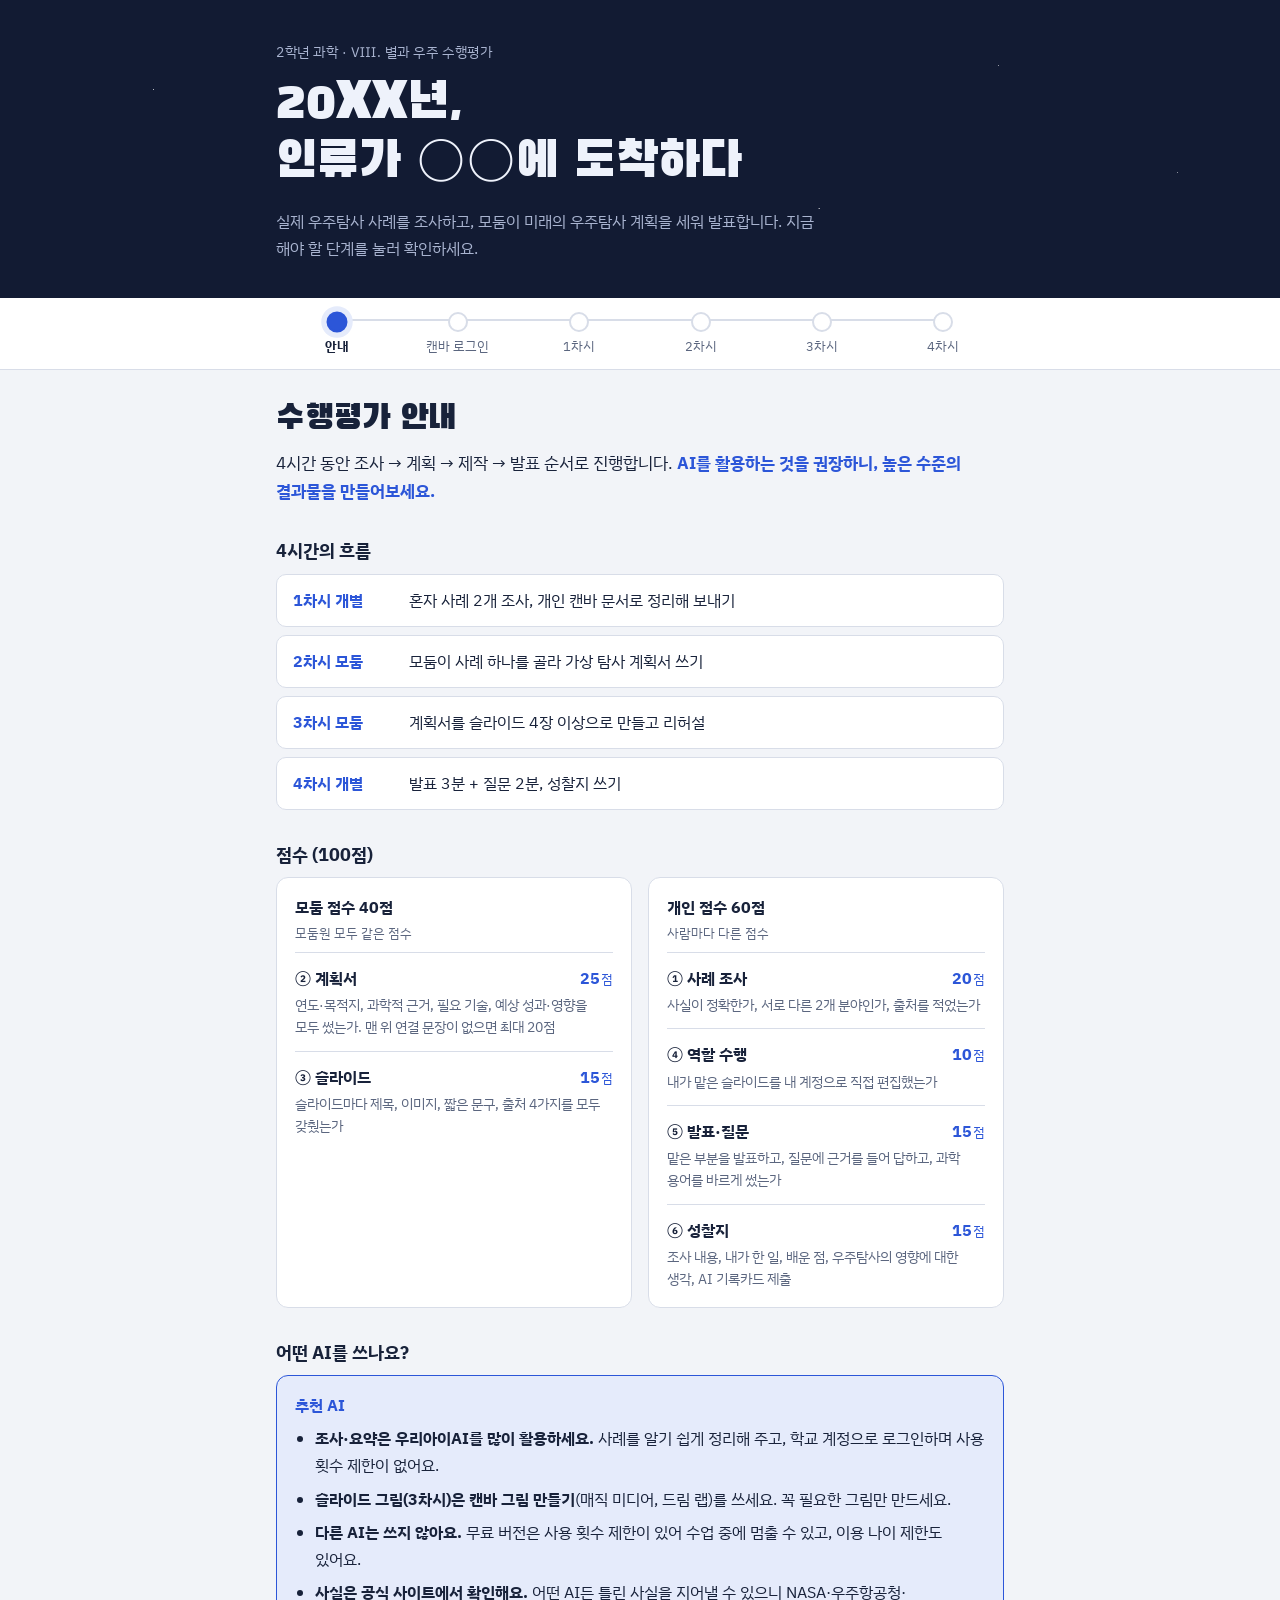
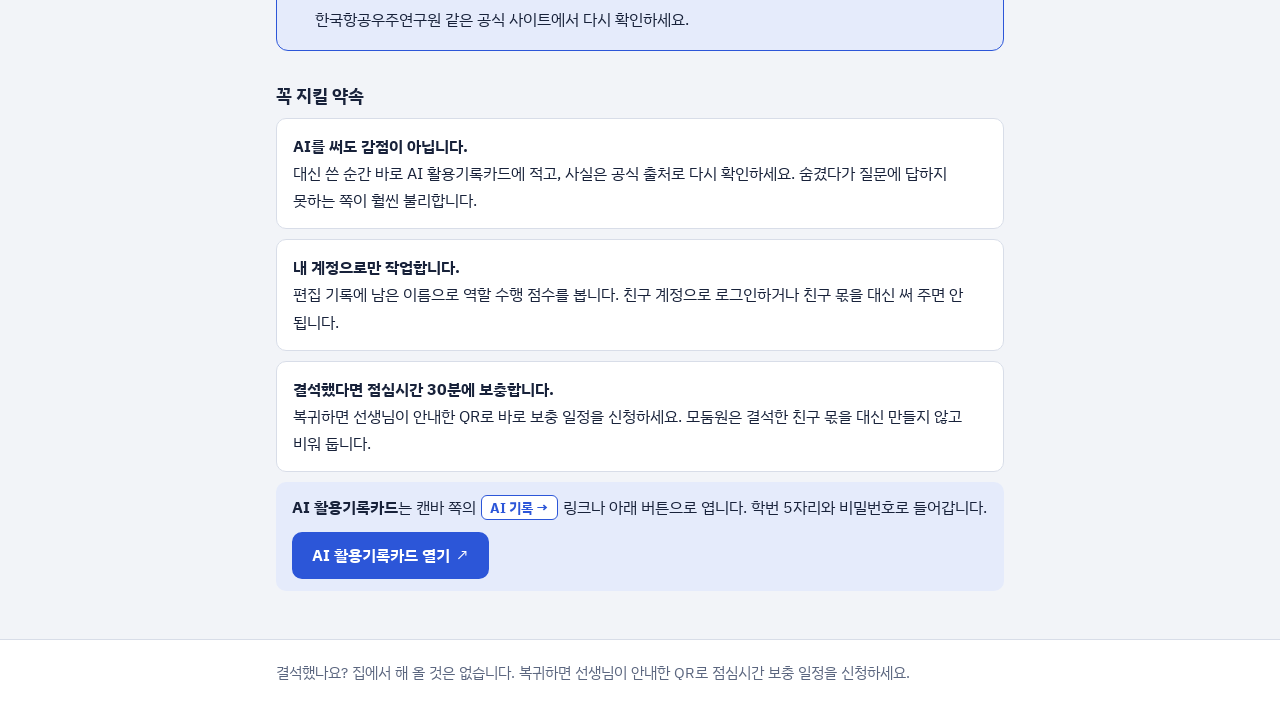
<file: index.html>
<!doctype html>
<html lang="ko">
<head>
  <meta charset="utf-8">
  <meta name="viewport" content="width=device-width, initial-scale=1">
  <title>우주탐사 프로젝트 안내</title>
  <meta name="description" content="2학년 과학 우주탐사 프로젝트 수행평가 단계별 안내">
  <link rel="preconnect" href="https://fonts.googleapis.com">
  <link rel="preconnect" href="https://fonts.gstatic.com" crossorigin>
  <link href="https://fonts.googleapis.com/css2?family=Black+Han+Sans&family=IBM+Plex+Sans+KR:wght@400;500;700&display=swap" rel="stylesheet">
  <link rel="stylesheet" href="assets/css/style.css">
</head>
<body>

<header class="masthead">
  <div class="wrap">
    <p class="course">2학년 과학 · Ⅷ. 별과 우주 수행평가</p>
    <h1>20XX년,<br>인류가 ○○에 도착하다</h1>
    <p class="lede">실제 우주탐사 사례를 조사하고, 모둠이 미래의 우주탐사 계획을 세워 발표합니다. 지금 해야 할 단계를 눌러 확인하세요.</p>
  </div>
</header>

<nav class="track" aria-label="프로젝트 단계">
  <div class="wrap">
    <div class="track-rail" role="tablist">
      <span class="track-line" aria-hidden="true"><span class="track-fill"></span></span>
      <button role="tab" class="stage" id="tab-guide" aria-controls="panel-guide" data-stage="guide"><span class="dot"></span><span class="stage-name">안내</span></button>
      <button role="tab" class="stage" id="tab-login" aria-controls="panel-login" data-stage="login"><span class="dot"></span><span class="stage-name">캔바 로그인</span></button>
      <button role="tab" class="stage" id="tab-l1" aria-controls="panel-l1" data-stage="l1"><span class="dot"></span><span class="stage-name">1차시</span></button>
      <button role="tab" class="stage" id="tab-l2" aria-controls="panel-l2" data-stage="l2"><span class="dot"></span><span class="stage-name">2차시</span></button>
      <button role="tab" class="stage" id="tab-l3" aria-controls="panel-l3" data-stage="l3"><span class="dot"></span><span class="stage-name">3차시</span></button>
      <button role="tab" class="stage" id="tab-l4" aria-controls="panel-l4" data-stage="l4"><span class="dot"></span><span class="stage-name">4차시</span></button>
    </div>
  </div>
</nav>

<main class="wrap">

  <!-- ===== 수행평가 안내 ===== -->
  <section class="panel" id="panel-guide" role="tabpanel" aria-labelledby="tab-guide">
    <h2>수행평가 안내</h2>
    <p class="summary">4시간 동안 조사 → 계획 → 제작 → 발표 순서로 진행합니다. <strong>AI를 활용하는 것을 권장하니, 높은 수준의 결과물을 만들어보세요.</strong></p>

    <h3>4시간의 흐름</h3>
    <ol class="flow">
      <li><b>1차시 개별</b><span>혼자 사례 2개 조사, 개인 캔바 문서로 정리해 보내기</span></li>
      <li><b>2차시 모둠</b><span>모둠이 사례 하나를 골라 가상 탐사 계획서 쓰기</span></li>
      <li><b>3차시 모둠</b><span>계획서를 슬라이드 4장 이상으로 만들고 리허설</span></li>
      <li><b>4차시 개별</b><span>발표 3분 + 질문 2분, 성찰지 쓰기</span></li>
    </ol>

    <h3>점수 (100점)</h3>
    <div class="score-grid">
      <div class="score-group">
        <p class="group-title">모둠 점수 40점 <small>모둠원 모두 같은 점수</small></p>
        <dl class="scores">
          <div><dt>② 계획서</dt><dd class="pts">25</dd><dd class="desc">연도·목적지, 과학적 근거, 필요 기술, 예상 성과·영향을 모두 썼는가. 맨 위 연결 문장이 없으면 최대 20점</dd></div>
          <div><dt>③ 슬라이드</dt><dd class="pts">15</dd><dd class="desc">슬라이드마다 제목, 이미지, 짧은 문구, 출처 4가지를 모두 갖췄는가</dd></div>
        </dl>
      </div>
      <div class="score-group">
        <p class="group-title">개인 점수 60점 <small>사람마다 다른 점수</small></p>
        <dl class="scores">
          <div><dt>① 사례 조사</dt><dd class="pts">20</dd><dd class="desc">사실이 정확한가, 서로 다른 2개 분야인가, 출처를 적었는가</dd></div>
          <div><dt>④ 역할 수행</dt><dd class="pts">10</dd><dd class="desc">내가 맡은 슬라이드를 내 계정으로 직접 편집했는가</dd></div>
          <div><dt>⑤ 발표·질문</dt><dd class="pts">15</dd><dd class="desc">맡은 부분을 발표하고, 질문에 근거를 들어 답하고, 과학 용어를 바르게 썼는가</dd></div>
          <div><dt>⑥ 성찰지</dt><dd class="pts">15</dd><dd class="desc">조사 내용, 내가 한 일, 배운 점, 우주탐사의 영향에 대한 생각, AI 기록카드 제출</dd></div>
        </dl>
      </div>
    </div>

    <h3>어떤 AI를 쓰나요?</h3>
    <div class="ai-pick">
      <p class="ai-pick-title">추천 AI</p>
      <ul>
        <li><b>조사·요약은 우리아이AI를 많이 활용하세요.</b> 사례를 알기 쉽게 정리해 주고, 학교 계정으로 로그인하며 사용 횟수 제한이 없어요.</li>
        <li><b>슬라이드 그림(3차시)은 캔바 그림 만들기</b>(매직 미디어, 드림 랩)를 쓰세요. 꼭 필요한 그림만 만드세요.</li>
        <li><b>다른 AI는 쓰지 않아요.</b> 무료 버전은 사용 횟수 제한이 있어 수업 중에 멈출 수 있고, 이용 나이 제한도 있어요.</li>
        <li><b>사실은 공식 사이트에서 확인해요.</b> 어떤 AI든 틀린 사실을 지어낼 수 있으니 NASA·우주항공청·한국항공우주연구원 같은 공식 사이트에서 다시 확인하세요.</li>
      </ul>
    </div>

    <h3>꼭 지킬 약속</h3>
    <ul class="promises">
      <li><b>AI를 써도 감점이 아닙니다.</b> 대신 쓴 순간 바로 AI 활용기록카드에 적고, 사실은 공식 출처로 다시 확인하세요. 숨겼다가 질문에 답하지 못하는 쪽이 훨씬 불리합니다.</li>
      <li><b>내 계정으로만 작업합니다.</b> 편집 기록에 남은 이름으로 역할 수행 점수를 봅니다. 친구 계정으로 로그인하거나 친구 몫을 대신 써 주면 안 됩니다.</li>
      <li><b>결석했다면 점심시간 30분에 보충합니다.</b> 복귀하면 선생님이 안내한 QR로 바로 보충 일정을 신청하세요. 모둠원은 결석한 친구 몫을 대신 만들지 않고 비워 둡니다.</li>
    </ul>
    <div class="note">
      <p><b>AI 활용기록카드</b>는 캔바 쪽의 <span class="chip">AI 기록 →</span> 링크나 아래 버튼으로 엽니다. 학번 5자리와 비밀번호로 들어갑니다.</p>
      <p class="link-row"><a class="btn" data-link="aicard" target="_blank" rel="noopener">AI 활용기록카드 열기</a></p>
    </div>
  </section>

  <!-- ===== 캔바 로그인 ===== -->
  <section class="panel" id="panel-login" role="tabpanel" aria-labelledby="tab-login" hidden>
    <h2>캔바 로그인하기</h2>
    <p class="summary">캔바는 반드시 <strong>학교에서 받은 AIEP 계정</strong>으로 들어가야 합니다. 다른 계정으로 들어가면 과제를 보낼 수 없고, 모둠 파일에 내 편집 기록도 남지 않습니다.</p>

    <ol class="steps">
      <li>
        <h3>usedu.ai.kr로 이동해 AIEP 계정으로 로그인</h3>
        <p>배부받은 ID로 로그인합니다.</p>
        <p class="example">예) <code>dj.lee12@usedu.ai.kr</code></p>
        <p class="link-row"><a class="btn" data-link="usedu" target="_blank" rel="noopener">usedu.ai.kr 열기</a></p>
        <div class="note">
          <p><b>비밀번호를 모르면</b> 선생님께 초기화를 요청하세요.</p>
          <p>비밀번호를 다시 설정한 뒤 바로 로그인되지 않을 수 있어요. 조금 기다렸다가 다시 시도하세요.</p>
        </div>
      </li>
      <li>
        <h3>아래쪽 도구 모음에서 캔바를 골라 로그인</h3>
        <p>usedu.ai.kr에 로그인한 화면 아래쪽 도구 모음에서 <b>캔바</b>를 선택하고, 이어서 나오는 화면에서 로그인합니다.</p>
      </li>
      <li>
        <h3>내 계정이 맞는지 확인</h3>
        <p>캔바에 들어간 뒤 계정(프로필)에 <b>내 이름과 학교 계정</b>이 보이는지 확인하세요. 다른 이름이 보이면 로그아웃하고 1단계부터 다시 합니다.</p>
      </li>
    </ol>

    <h3>이렇게 하면 안 돼요</h3>
    <ul class="mistakes">
      <li>캔바 사이트에 바로 들어가 개인 구글 계정이나 다른 이메일로 로그인하기</li>
      <li>모둠 파일 링크나 QR을 로그인하지 않은 상태로 열기</li>
      <li>친구 계정으로 로그인한 기기를 그대로 이어서 쓰기</li>
    </ul>
    <p class="aside">모둠 파일은 2차시에 모둠장이 링크를 QR로 공유합니다. 그때도 <b>내 계정으로 로그인한 상태</b>에서 열어야 합니다.</p>
  </section>

  <!-- ===== 1차시 ===== -->
  <section class="panel" id="panel-l1" role="tabpanel" aria-labelledby="tab-l1" hidden>
    <h2>1차시 · 우주탐사 사례 조사</h2>
    <p class="summary">혼자 하는 시간입니다. 서로 다른 분야의 사례 2개를 조사해 <strong>개인 캔바 문서</strong>에 정리하고, 수업이 끝나기 전에 선생님께 보냅니다.</p>
    <div class="ai-pick compact">
      <p><b>우리아이AI를 많이 활용하세요.</b> 사례를 물어보면 알기 쉽게 정리해 줍니다. 정리된 내용을 그대로 옮기지 말고, 공식 사이트에서 사실을 확인한 뒤 내 말로 한 줄씩 쓰세요. 쓴 뒤에는 AI 활용기록카드에 바로 기록합니다.</p>
    </div>

    <ol class="steps">
      <li>
        <h3>캔바 과제 시작하기</h3>
        <p>캔바 위쪽의 알림(종 모양)에서 선생님이 낸 과제를 열고 <span class="chip">이 템플릿 사용</span>을 누릅니다. 그러면 내 문서가 열리고, 이 문서에 바로 작성합니다.</p>
        <p class="aside">새 문서를 따로 만들거나 친구 문서를 열지 마세요. 과제에서 연 문서만 선생님께 보낼 수 있습니다.</p>
        <p class="link-row"><a class="btn ghost" data-link="canvaAssignment" target="_blank" rel="noopener">캔바 과제 열기</a></p>
      </li>
      <li>
        <h3>AI 활용기록카드에 로그인</h3>
        <p>과제에서 연 내 문서에 있는 <span class="chip">AI 기록 남기기</span>를 누르면 새 탭으로 열립니다. 학번 5자리와 선생님이 알려 준 비밀번호로 로그인하고, 처음 들어가면 비밀번호를 바꾸세요.</p>
        <ul class="checklist">
          <li>AI를 쓴 순간 바로 기록하기</li>
          <li>AI 답변 속 사실은 공식 출처로 다시 확인하기</li>
          <li>내 이름, 학번 같은 개인정보는 AI에 넣지 않기</li>
        </ul>
        <p class="aside">로그인은 같은 기기에서 유지되니, 적고 나면 탭을 닫고 캔바로 돌아가면 됩니다.</p>
      </li>
      <li>
        <h3>분야 2개를 골라 사례를 하나씩 조사</h3>
        <p>아래 5개 분야 중 <b>서로 다른 2개</b>를 고릅니다.</p>
        <ul class="fields">
          <li>탐사선(로봇)</li><li>로켓·인공위성</li><li>우주망원경</li><li>우주정거장</li><li>우리나라 우주탐사</li>
        </ul>
        <div class="note">
          <p><b>모둠 안에서 사례가 겹치면 안 돼요.</b> 분야는 다른 모둠원과 겹쳐도 괜찮지만, 사례 이름은 모두 달라야 해요. 사례를 정했으면 모둠에 이름을 말하고, 겹치면 나중에 정한 사람이 같은 분야의 다른 사례로 바꿔요.</p>
        </div>
        <figure class="figure">
          <a href="assets/img/case-split.png" target="_blank" rel="noopener"><img src="assets/img/case-split.png" width="1920" height="1080" loading="lazy" alt="사례 나누기 그림. 나의 사례 2개는 분야가 서로 달라야 한다(퍼서비어런스와 제임스웹은 가능, 퍼서비어런스와 큐리오시티는 둘 다 탐사선이라 안 됨). 모둠의 사례 8개는 모두 달라야 하며, 분야는 겹쳐도 되지만 사례 이름이 겹치면 나중에 정한 사람이 바꾼다. 순서: 분야 2개 고르기, 분야마다 사례 1개 정하기, 모둠에 사례 이름 말하기, 겹치지 않으면 조사 시작."></a>
          <figcaption>그림을 누르면 크게 볼 수 있어요.</figcaption>
        </figure>
        <p class="aside">선생님이 예시로 보여 준 큐리오시티는 고르지 마세요. 3개 이상 조사해도 추가 점수는 없으니 2개를 제대로 정리하세요.</p>
      </li>
      <li>
        <h3>사례마다 한 쪽씩 채우기</h3>
        <ul class="checklist">
          <li>분야(목록에서 고르기), 사례명, 키워드 2~3개</li>
          <li>사실 3줄: 내 말로, 한 줄에 40자 안팎</li>
          <li>사실마다 AI 도움을 받았는지, 공식 출처로 확인했는지 목록에서 고르기 (점수와 상관없으니 솔직하게)</li>
          <li>출처: 기관·사이트 이름과 주소를 함께, 확인한 날짜까지</li>
          <li>발전 아이디어: 이어 가기 · 넓히기 · 합치기 중 고르고 한 줄 (점수는 없지만 2차시 토론에 씁니다)</li>
        </ul>
        <div class="warn"><p>출처에 "AI", "인터넷", "검색"만 쓰면 출처로 인정되지 않습니다.</p></div>
      </li>
      <li>
        <h3>수업이 끝나기 전에 선생님께 보내기</h3>
        <p>편집 화면 위쪽의 <span class="chip">선생님께 보내기</span>를 누르고, 선생님을 고른 뒤 <b>보내기</b>를 누릅니다.</p>
        <p>1차시 끝에 보낸 문서로 채점하므로, <b>보낸 뒤에는 제출을 취소하지 마세요.</b></p>
      </li>
    </ol>
    <p class="scorebar">이 시간의 점수 <b>① 사례 조사 20점</b></p>
  </section>

  <!-- ===== 2차시 ===== -->
  <section class="panel" id="panel-l2" role="tabpanel" aria-labelledby="tab-l2" hidden>
    <h2>2차시 · 가상 탐사 계획서</h2>
    <p class="summary">모둠 시간입니다. 모둠원이 조사한 사례 중 하나를 골라 미래의 탐사 계획으로 발전시킵니다. 모둠장이 공유한 QR로 모둠 캔바 파일을 <strong>내 계정으로 로그인한 상태에서</strong> 엽니다.</p>

    <ol class="steps">
      <li>
        <h3>토론 보드: 사례 카드 쓰고 소개하기</h3>
        <p>모둠장이 아래 링크로 토론 보드를 열고 반·모둠을 고른 뒤 비밀번호를 정해 <span class="chip">모둠 만들기</span>를 누릅니다. 모둠원도 같은 링크로 들어와 같은 반·모둠을 고르고, 모둠 비밀번호를 적은 뒤 내 자리(A~D)를 고릅니다.</p>
        <p>내 캔바 문서를 보면서 카드 2장에 사례명, 분야, 핵심 사실 1개를 옮기고 1분씩 소개합니다. 발전 방향·아이디어는 떠오르면 씁니다.</p>
        <p class="link-row"><a class="btn" data-link="board" target="_blank" rel="noopener">토론 보드 열기</a></p>
        <p class="aside">보드에는 이름 대신 모둠원 A~D로만 보입니다.</p>
      </li>
      <li>
        <h3>토론 보드: 별 투표로 후보 2개 고르기</h3>
        <p>친구 카드 2장에 ★를 줍니다. 모둠원이 모두 투표하면 결과가 열리고, ★가 많은 2장이 후보입니다.</p>
      </li>
      <li>
        <h3>토론 보드: 후보 점검하고 결정하기</h3>
        <p>후보 2개를 세 가지 기준으로 ○△× 점검합니다.</p>
        <ul class="checklist">
          <li>근거가 되는 사실이 충분한가</li>
          <li>필요한 기술을 설명할 수 있는가</li>
          <li>흥미로운가</li>
        </ul>
        <p>고른 사례 A, 발전 방향(이어 가기 · 넓히기 · 합치기), 비교한 사례 B, 고른 이유를 메모합니다.</p>
      </li>
      <li>
        <h3>계획서 4칸을 나눠 쓰기</h3>
        <ol class="boxes">
          <li>탐사 연도와 목적지</li>
          <li>탐사 목적과 과학적 근거</li>
          <li>필요한 기술과 장비</li>
          <li>예상 성과와 인류에게 미치는 영향</li>
        </ol>
        <p>칸 위에 <b>맡은 사람 이름</b>을 적고 문장으로 씁니다. 4명 모둠은 한 칸씩, 3명 모둠은 한 명이 두 칸을 맡습니다. 여기서 맡은 칸이 3차시에 만들 내 슬라이드이자 4차시에 발표할 부분입니다.</p>
        <p class="aside">과학적 근거에는 모둠원이 조사한 사례나 교과서의 사실·수치를 하나 이상 넣으세요.</p>
      </li>
      <li>
        <h3>맨 위 연결 문장 완성하기</h3>
        <blockquote class="frame">이 계획은 [모둠원 ○○이 조사한 사례 A]에서 착안했다. [다른 사례 B]도 고려했지만, ~~한 이유로 A를 발전시키는 방향을 선택했다.</blockquote>
        <div class="warn"><p>연결 문장이 빠지면 계획서를 아무리 잘 써도 최대 20점입니다.</p></div>
      </li>
    </ol>
    <div class="ai-strip">
      <p>계획서 문장을 다듬을 때도 우리아이AI를 활용하세요. AI를 썼다면 계획서 쪽의 <span class="chip">AI 기록 →</span>를 눌러 지금 바로 기록하세요.</p>
    </div>
    <p class="scorebar">이 시간의 점수 <b>② 계획서 25점</b> (모둠)</p>
  </section>

  <!-- ===== 3차시 ===== -->
  <section class="panel" id="panel-l3" role="tabpanel" aria-labelledby="tab-l3" hidden>
    <h2>3차시 · 슬라이드 제작과 리허설</h2>
    <p class="summary">계획서에서 내가 맡은 칸을 슬라이드로 만듭니다. <strong>이 시간이 끝나는 순간의 파일 상태로 채점</strong>하니 마지막 5분에 꼭 점검하세요.</p>

    <ol class="steps">
      <li>
        <h3>내 슬라이드 만들기</h3>
        <p>계획서 문장을 그대로 옮기지 말고, 짧게 요약하고 그림으로 보여 주세요. <b>내 계정으로 직접</b> 편집해야 역할 수행 점수가 인정됩니다.</p>
        <p>슬라이드마다 아래 4가지를 갖춥니다.</p>
        <ul class="checklist">
          <li>주제를 한 줄로 보여 주는 제목</li>
          <li>관련 이미지나 시각자료 1개 이상</li>
          <li>문단이 아닌 짧은 문구</li>
          <li>외부 자료를 썼다면 출처 (캔바 안의 이미지는 괜찮음)</li>
        </ul>
        <p class="aside">그림이 필요하면 캔바 그림 만들기(매직 미디어, 드림 랩)를 쓰고, 슬라이드에 "캔바 AI로 생성"이라고 출처를 적으세요. 이것도 AI 활용기록카드에 기록합니다.</p>
        <p class="aside">기록은 슬라이드 쪽의 <span class="chip">AI 기록 →</span>를 눌러 남깁니다.</p>
      </li>
      <li>
        <h3>토론 보드: 예상 질문 주고받기</h3>
        <p>다른 모둠원의 슬라이드마다 분홍 스티커로 질문을 하나씩 붙입니다. 내 슬라이드에 붙은 질문에는 초록 스티커로 근거와 출처를 들어 답합니다. 4차시 질문에 대비하는 시간입니다.</p>
      </li>
      <li>
        <h3>짝 모둠과 리허설</h3>
        <p>3분 발표하고 2분 동안 피드백을 받습니다.</p>
        <ul class="checklist">
          <li>결론부터 말하기</li>
          <li>근거와 숫자는 1~2개만</li>
          <li>내 슬라이드는 내가 직접 발표하기</li>
        </ul>
      </li>
      <li>
        <h3>마지막 점검</h3>
        <p>모든 슬라이드에 4가지 요소가 있는지, 계획서와 연결 문장이 비어 있지 않은지 확인합니다.</p>
      </li>
    </ol>
    <p class="scorebar">이 시간의 점수 <b>③ 슬라이드 15점</b> (모둠) · <b>④ 역할 수행 10점</b> (개인)</p>
  </section>

  <!-- ===== 4차시 ===== -->
  <section class="panel" id="panel-l4" role="tabpanel" aria-labelledby="tab-l4" hidden>
    <h2>4차시 · 발표와 성찰</h2>
    <p class="summary">모둠마다 발표 3분, 질문 2분입니다. 선생님이 모둠원마다 <strong>맡은 슬라이드에 대한 질문을 하나씩</strong> 합니다.</p>

    <ol class="steps">
      <li>
        <h3>발표하기</h3>
        <p>슬라이드 1부터 시작합니다. 내가 맡은 슬라이드는 내가 직접 발표하고, 그 슬라이드에 대한 질문에도 내가 답합니다. 답할 때는 조사한 사실이나 근거를 들어 주세요.</p>
      </li>
      <li>
        <h3>다른 모둠에 투자하기</h3>
        <p>들어올 때 받은 코인 스티커 3개를 다른 모둠 보드에 붙입니다. 내 모둠에는 투자할 수 없고, 2개 모둠 이상에 나눠야 합니다.</p>
        <p class="aside">투자는 발표를 더 재미있게 듣기 위한 활동으로, 성적과는 관계없습니다.</p>
      </li>
      <li>
        <h3>AI 활용기록카드 제출하기</h3>
        <p>AI를 썼다면 <b>기록을 마치고 제출</b>, 쓰지 않았다면 <b>AI를 사용하지 않았어요</b>를 누릅니다.</p>
        <p class="aside">캔바의 <span class="chip">AI 기록 남기기</span> 또는 <span class="chip">AI 기록 →</span> 링크로 들어갑니다.</p>
      </li>
      <li>
        <h3>같은 화면 아래에서 성찰지 쓰기</h3>
        <p>카드를 제출하면 아래에 성찰지가 열립니다. 다섯 칸을 채우고 <b>성찰지 내기</b>를 누릅니다.</p>
        <ul class="checklist">
          <li>내가 조사한 사례와 알게 된 것</li>
          <li>내가 맡은 칸·슬라이드와 실제로 한 일</li>
          <li>새로 알게 된 점이나 달라진 생각</li>
          <li>우주탐사가 인류에게 미치는 영향에 대한 내 생각과 근거</li>
          <li>공식 출처로 확인한 것 한 가지</li>
        </ul>
        <p class="aside">수업이 끝나면 더 이상 고칠 수 없고 보기만 됩니다.</p>
      </li>
    </ol>
    <p class="scorebar">이 시간의 점수 <b>⑤ 발표·질문 15점</b> · <b>⑥ 성찰지 15점</b> (개인)</p>
  </section>

</main>

<footer class="foot">
  <div class="wrap">
    <p>결석했나요? 집에서 해 올 것은 없습니다. 복귀하면 선생님이 안내한 QR로 점심시간 보충 일정을 신청하세요.</p>
  </div>
</footer>

<script src="assets/js/config.js"></script>
<script src="assets/js/app.js"></script>
</body>
</html>
</file>
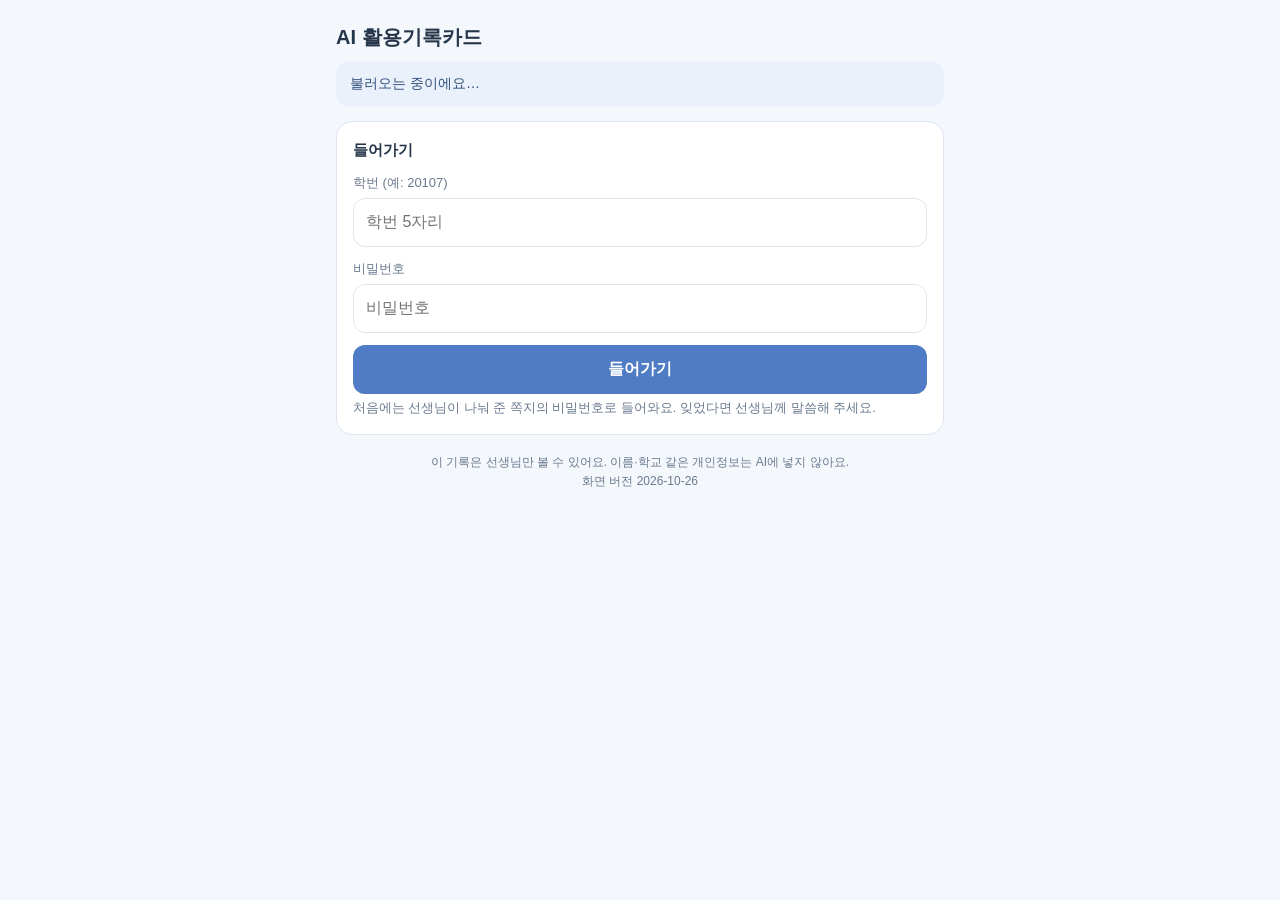
<file: aicard/index.html>
<!DOCTYPE html>
<html lang="ko">
<head>
<meta charset="utf-8">
<meta name="viewport" content="width=device-width, initial-scale=1">
<title>AI 활용기록카드</title>
<style>
  :root{--bg:#f4f7fb;--card:#fff;--ink:#26364a;--sub:#6b7a8f;--line:#dde5ef;--main:#4f7cc4;--main-d:#3d65a6;--soft:#eaf1fb;
    --warm:#fff6e5;--warm-ink:#8a5a00;--ok:#e8f6ee;--ok-ink:#1f6b3f;--warn:#fdecec;--warn-ink:#a33a3a}
  *{box-sizing:border-box}
  body{margin:0;background:var(--bg);color:var(--ink);font-family:-apple-system,BlinkMacSystemFont,"Apple SD Gothic Neo","Malgun Gothic","Noto Sans KR",sans-serif;line-height:1.55;-webkit-text-size-adjust:100%}
  .wrap{max-width:640px;margin:0 auto;padding:16px 16px 56px}
  h1{font-size:20px;margin:6px 0}
  .hello{background:var(--soft);border-radius:14px;padding:12px 14px;font-size:14px;color:#33507c;margin:8px 0 14px}
  .card{background:var(--card);border:1px solid var(--line);border-radius:16px;padding:16px;margin:0 0 12px}
  .card h2{font-size:15px;margin:0 0 10px;display:flex;align-items:center;gap:8px}
  label{display:block;font-size:13px;color:var(--sub);margin:12px 0 5px}
  input[type=text],input[type=password],textarea{width:100%;font:inherit;font-size:16px;padding:11px 12px;border:1px solid var(--line);border-radius:12px;background:#fff;color:var(--ink)}
  input:focus,textarea:focus{outline:2px solid #b9cdee;border-color:var(--main)}
  textarea{min-height:90px;resize:vertical}
  .hint{font-size:12.5px;color:var(--sub);margin-top:5px}
  button{font:inherit;font-size:16px;border:0;border-radius:12px;padding:12px 16px;cursor:pointer}
  .primary{background:var(--main);color:#fff;width:100%;font-weight:600}
  .primary:hover{background:var(--main-d)} .primary:disabled{background:#b7c4d8}
  .ghost{background:#fff;border:1px solid var(--line);color:var(--ink)}
  .small{font-size:13px;padding:7px 12px;border-radius:10px}
  .chips{display:flex;flex-wrap:wrap;gap:8px}
  .chip{border:1px solid var(--line);background:#fff;border-radius:999px;padding:8px 14px;font-size:14px;cursor:pointer;user-select:none}
  .chip.on{background:var(--main);border-color:var(--main);color:#fff}
  .seg{display:flex;gap:8px}.seg .chip{flex:1;text-align:center;border-radius:12px}
  .msg{border-radius:12px;padding:10px 12px;font-size:14px;margin:10px 0}
  .err{background:var(--warn);color:var(--warn-ink)} .soft{background:var(--warm);color:var(--warm-ink)} .okm{background:var(--ok);color:var(--ok-ink)}
  .hidden{display:none!important}
  .top{display:flex;align-items:center;justify-content:space-between;gap:10px}
  .who{font-weight:700}
  .tag{display:inline-block;font-size:12px;padding:3px 10px;border-radius:999px;background:var(--soft);color:#33507c}
  .tag.ok{background:var(--ok);color:var(--ok-ink)} .tag.warm{background:var(--warm);color:var(--warm-ink)}
  .rec{border:1px solid var(--line);border-radius:12px;padding:12px;margin:10px 0}
  .rec .h{display:flex;justify-content:space-between;gap:8px;font-size:13px;color:var(--sub)}
  .rec .q{white-space:pre-wrap;font-size:14px;margin:6px 0;background:#f7f9fc;border-radius:8px;padding:8px 10px}
  .rec .m{font-size:13.5px}
  .rec .btns{display:flex;gap:8px;margin-top:8px}
  .spin{display:inline-block;width:14px;height:14px;border:2px solid #fff;border-top-color:transparent;border-radius:50%;animation:s .8s linear infinite;vertical-align:-2px;margin-right:6px}
  @keyframes s{to{transform:rotate(360deg)}}
  details summary{cursor:pointer;font-size:14px;color:var(--sub)}
  .foot{font-size:12px;color:var(--sub);text-align:center;margin-top:18px}
</style>
</head>
<body>
<div class="wrap">
  <h1 id="title">AI 활용기록카드</h1>
  <div class="hello" id="notice">불러오는 중이에요…</div>

  <!-- 로그인 -->
  <div id="vLogin" class="card">
    <h2>들어가기</h2>
    <label for="sid">학번 (예: 20107)</label>
    <input id="sid" type="text" inputmode="numeric" autocomplete="username" placeholder="학번 5자리">
    <label for="pw">비밀번호</label>
    <input id="pw" type="password" autocomplete="current-password" placeholder="비밀번호">
    <div id="eLogin" class="msg err hidden"></div>
    <div style="height:12px"></div>
    <button id="bLogin" class="primary" type="button">들어가기</button>
    <div class="hint">처음에는 선생님이 나눠 준 쪽지의 비밀번호로 들어와요. 잊었다면 선생님께 말씀해 주세요.</div>
  </div>

  <!-- 로그인 뒤 -->
  <div id="vMain" class="hidden">
    <div class="card">
      <div class="top"><div><div class="who" id="who"></div><div class="hint" id="stLine"></div></div>
        <button id="bOut" class="ghost small" type="button">나가기</button></div>
      <div class="hint">친구와 같이 쓰는 기기라면 다 쓴 뒤 꼭 ‘나가기’를 눌러요.</div>
      <div id="fromHint" class="msg soft hidden"></div>
      <div id="lockMsg" class="msg soft hidden">기록 마감 시간이 지나서 지금은 보기만 할 수 있어요.</div>
    </div>

    <div class="card hidden" id="cFirst">
      <h2>처음이네요! 비밀번호를 내 것으로 바꿔요</h2>
      <div class="hint" style="margin:0">쪽지 비밀번호는 다른 사람도 볼 수 있어서, 바꾼 뒤에 기록할 수 있어요. 4~20자, 나만 아는 것으로 정해요.</div>
      <label for="fOld">쪽지에 있는 비밀번호</label><input id="fOld" type="password" autocomplete="current-password">
      <label for="fNew">새 비밀번호</label><input id="fNew" type="password" autocomplete="new-password">
      <label for="fNew2">새 비밀번호 한 번 더</label><input id="fNew2" type="password" autocomplete="new-password">
      <div id="eFirst" class="msg hidden"></div>
      <div style="height:12px"></div>
      <button id="bFirst" class="primary" type="button">바꾸고 시작하기</button>
    </div>

    <div class="card" id="cForm">
      <h2 id="fTitle">새 기록 쓰기</h2>
      <label>몇 차시에 썼나요?</label>
      <div class="seg" id="kSeg"></div>
      <label>사용한 AI</label>
      <div class="chips" id="aiChips"></div>
      <input id="aiOther" type="text" class="hidden" placeholder="AI 이름을 적어 주세요" style="margin-top:8px">
      <label for="q">AI에 입력한 질문</label>
      <textarea id="q" maxlength="1000" placeholder="질문을 그대로 붙여 넣어도 되고, 요지만 한 줄로 적어도 돼요"></textarea>
      <label>결과를 어떻게 반영했나요?</label>
      <div class="chips" id="howChips"></div>
      <label>반영한 부분 (여러 개 골라도 돼요)</label>
      <div class="chips" id="partChips"></div>
      <label for="src">대조 확인한 공식 출처</label>
      <input id="src" type="text" maxlength="300" placeholder="예: NASA 홈페이지 — https://…">
      <div class="hint">기관·사이트 이름과 주소를 함께 적어요. 아직 확인 못 했다면 비워 두고, 확인한 뒤 ‘고치기’로 채워도 돼요. 이미지만 만들었다면 비워 둬도 돼요.</div>
      <div id="eForm" class="msg err hidden"></div>
      <div style="height:12px"></div>
      <button id="bSave" class="primary" type="button">기록 저장</button>
      <div style="height:8px"></div>
      <button id="bCancel" class="ghost small hidden" type="button">고치기 그만두기</button>
    </div>

    <div class="card">
      <h2>내 기록 <span class="tag" id="cnt">0건</span></h2>
      <div id="list"></div>
    </div>

    <div class="card" id="cSubmit">
      <h2>4차시에 마무리해요</h2>
      <div class="hint" style="margin:0 0 10px">발표가 끝나면 둘 중 하나를 눌러요. 누르면 바로 아래에 개인 성찰지가 열려요. 마감 전이라면 제출한 뒤에도 고칠 수 있어요.</div>
      <div id="sendBox">
        <button id="bDone" class="primary" type="button">기록을 마치고 제출</button>
        <div class="hint" id="hDone"></div>
        <div style="height:10px"></div>
        <button id="bNoUse" class="ghost" type="button" style="width:100%">AI를 사용하지 않았어요</button>
        <div class="hint" id="hNoUse"></div>
      </div>
      <div id="sentBox" class="hidden">
        <div class="msg okm" id="sentMsg" style="margin-top:0"></div>
        <button id="bUndo" class="ghost small" type="button">제출 취소하고 더 쓰기</button>
      </div>
      <div id="eSubmit" class="msg err hidden"></div>
    </div>


    <div class="card hidden" id="cRef">
      <h2>개인 성찰지 <span class="tag" id="refTag">아직 안 냄</span></h2>
      <div class="hint" style="margin:0 0 6px">각 칸은 한두 문장이면 충분해요. 글솜씨가 아니라 빠짐없이 썼는지를 봐요.</div>
      <label for="ra1">① 내가 직접 조사한 사례</label><input id="ra1" type="text" maxlength="200" placeholder="예: 다누리, 제임스웹">
      <label for="ra2">① 그 사례에서 알게 된 것</label><textarea id="ra2" maxlength="1000"></textarea>
      <label for="rb1">② 내가 맡은 칸·슬라이드</label><input id="rb1" type="text" maxlength="200" placeholder="예: 계획서 칸 ③, 슬라이드 3">
      <label for="rb2">② 모둠에서 내가 한 일</label><textarea id="rb2" maxlength="1000"></textarea>
      <label for="rc">③ 이번 활동에서 새로 알게 된 것, 또는 달라진 생각</label><textarea id="rc" maxlength="1000"></textarea>
      <label for="rd1">④ 우주탐사가 인류에게 미치는 영향 — 내 생각</label><textarea id="rd1" maxlength="1000"></textarea>
      <label for="rd2">④ 그렇게 생각하는 근거 (사례·사실·수치)</label><textarea id="rd2" maxlength="1000"></textarea>
      <label>⑤ AI 활용</label>
      <div class="msg soft" id="refAi" style="margin:0"></div>
      <label for="re">⑤ 공식 출처로 확인해서 맞는지 확인한 것 한 가지</label><input id="re" type="text" maxlength="300" placeholder="예: 누리호 4차 발사일을 한국항공우주연구원 자료로 확인">
      <div id="eRef" class="msg err hidden"></div>
      <div style="height:12px"></div>
      <button id="bRef" class="primary" type="button">성찰지 내기</button>
    </div>
    <div class="card" id="cPw">
      <details><summary>비밀번호 바꾸기</summary>
        <label for="pOld">지금 비밀번호</label><input id="pOld" type="password" autocomplete="current-password">
        <label for="pNew">새 비밀번호 (4~20자)</label><input id="pNew" type="password" autocomplete="new-password">
        <label for="pNew2">새 비밀번호 한 번 더</label><input id="pNew2" type="password" autocomplete="new-password">
        <div id="ePw" class="msg hidden"></div>
        <div style="height:10px"></div>
        <button id="bPw" class="ghost" type="button" style="width:100%">비밀번호 바꾸기</button>
      </details>
    </div>
  </div>
  <div class="foot">이 기록은 선생님만 볼 수 있어요. 이름·학교 같은 개인정보는 AI에 넣지 않아요.<br><span id="ver"></span></div>
</div>

<script src="config.js"></script>
<script>
/* 깃허브 페이지용: google.script.run 을 앱스크립트 통로(doPost) 호출로 바꿔요.
   구글 로그인 정보(쿠키)를 보내지 않아서, 계정이 여러 개 로그인된 기기에서도 열려요. */
(function(){
  var API = String(window.AICARD_API || '').trim();
  function post(fn, arg){
    if (!API) return Promise.reject(new Error('NO_API'));
    return fetch(API, { method: 'POST', redirect: 'follow', credentials: 'omit',
      headers: { 'Content-Type': 'text/plain;charset=utf-8' }, body: JSON.stringify({ fn: fn, arg: arg == null ? {} : arg }) })
      .then(function(r){ if (!r.ok) throw new Error('HTTP ' + r.status); return r.json(); });
  }
  function runner(ok, fail){
    return new Proxy({}, { get: function(t, n){
      if (n === 'withSuccessHandler') return function(f){ return runner(f, fail); };
      if (n === 'withFailureHandler') return function(f){ return runner(ok, f); };
      return function(a){ post(n, a).then(function(r){ if (ok) ok(r); }, function(e){ if (fail) fail(e); }); };
    }});
  }
  window.google = { script: { run: runner(null, null) } };
  if (!API) document.addEventListener('DOMContentLoaded', function(){
    var n = document.getElementById('notice'); if (n) n.textContent = '선생님: aicard/config.js 에 앱스크립트 주소(AICARD_API)를 넣어 주세요.';
  });
})();
</script>
<script>
/* 캔바 링크의 ?from=summary|board|plan|slide → 차시를 미리 골라 둬요 (앱스크립트 doGet과 같은 규칙) */
var BOOT = (function(){
  var FROM = { summary: { k: 1, label: '개인 조사 요약' }, board: { k: 2, label: '토론 보드' }, plan: { k: 2, label: '가상 탐사 계획서' }, slide: { k: 3, label: '발표 슬라이드' } };
  var f = ''; try { f = new URLSearchParams(location.search).get('from') || ''; } catch(e){}
  return FROM[f] ? { from: f, fromLabel: FROM[f].label, fromK: FROM[f].k } : { from: '', fromLabel: '', fromK: 0 };
})();
</script>
<script>
(function(){
  var $ = function(id){ return document.getElementById(id); };
  var CFG = null, TOKEN = null, ME = null, RECS = [], editId = null, REF = null, refFilled = false;
  var RKEYS = ['a1','a2','b1','b2','c','d1','d2','e'];
  var APP_VER = '2026-10-26';   /* Code.gs 의 APP_VER 와 같아야 해요 */
  $('ver').textContent = '화면 버전 ' + APP_VER;
  var form = { k:'', ai:'', how:'', parts:[] };

  function esc(s){ return String(s == null ? '' : s).replace(/[&<>"']/g, function(c){ return {'&':'&amp;','<':'&lt;','>':'&gt;','"':'&quot;',"'":'&#39;'}[c]; }); }
  function show(el, on){ el.classList.toggle('hidden', !on); }
  function say(id, text, cls){ var e = $(id); if (text){ e.textContent = text; if (cls){ e.className = 'msg ' + cls; } show(e, true); } else show(e, false); }
  function busy(b, on, t){ if (on){ b.dataset.t = b.textContent; b.disabled = true; b.innerHTML = '<span class="spin"></span>' + t; } else { b.disabled = false; b.textContent = b.dataset.t || b.textContent; } }
  /* 캔바 링크를 누를 때마다 새 탭이 열려도 다시 로그인하지 않게, 50분 동안 쓰지 않으면 자동으로 나가요 */
  var IDLE_MS = 50 * 60 * 1000;
  function store(t){ try { if (t) localStorage.setItem('aicard_t', JSON.stringify({ t: t, at: Date.now() })); else localStorage.removeItem('aicard_t'); } catch(e){} }
  function stored(){
    try { var o = JSON.parse(localStorage.getItem('aicard_t') || 'null');
      if (!o || !o.t) return null;
      if (Date.now() - o.at > IDLE_MS){ localStorage.removeItem('aicard_t'); return null; }
      return o.t; } catch(e){ return null; }
  }
  function touch(){ if (TOKEN) store(TOKEN); }
  function call(fn, arg, ok, errId, btn){
    google.script.run.withSuccessHandler(function(r){
      if (btn) busy(btn, false);
      if (r && r.relogin){ toLogin(r.error); return; }
      if (r && r.mustChange && ME){ ME.mustChange = true; render(ME, null); say('eFirst', r.error, 'err'); return; }
      if (r && r.error){ if (errId) say(errId, r.error, 'err'); return; }
      touch(); ok(r);
    }).withFailureHandler(function(){
      if (btn) busy(btn, false);
      if (errId) say(errId, '잠깐 연결이 원활하지 않았어요. 다시 눌러 주세요.', 'err');
    })[fn](arg);
  }

  /* 칩 그리기 */
  function chips(box, items, multi, key, onPick){
    box.innerHTML = '';
    items.forEach(function(v){
      var c = document.createElement('span'); c.className = 'chip'; c.textContent = v; c.dataset.v = v;
      c.onclick = function(){
        if (multi){ var i = form[key].indexOf(v); if (i >= 0) form[key].splice(i,1); else form[key].push(v); }
        else form[key] = (form[key] === v ? '' : v);
        paint(); if (onPick) onPick();
      };
      box.appendChild(c);
    });
  }
  function paint(){
    [['kSeg','k'],['aiChips','ai'],['howChips','how'],['partChips','parts']].forEach(function(p){
      [].forEach.call($(p[0]).children, function(c){
        var v = c.dataset.v, cur = form[p[1]];
        c.classList.toggle('on', Array.isArray(cur) ? cur.indexOf(v) >= 0 : (cur === v));
      });
    });
    show($('aiOther'), form.ai === '기타');
  }

  /* 시작: 설정을 못 받으면 세 번까지 다시 시도해요(칩·버튼이 비어 보이는 것 방지) */
  var cfgTry = 0, afterCfg = null;
  function loadConfig(){
    cfgTry++;
    google.script.run.withSuccessHandler(function(c){
      if (!c || c.error){ return cfgFail(c && (c.detail || c.error)); }
      gotConfig(c);
    }).withFailureHandler(function(e){ cfgFail(e && e.message); }).getConfig();
  }
  function cfgFail(why){
    if (cfgTry < 3){ setTimeout(loadConfig, 800 * cfgTry); return; }
    $('notice').textContent = '화면 설정을 불러오지 못했어요. 새로고침해 보고, 그래도 안 되면 선생님께 알려 주세요.';
    $('notice').className = 'msg err';
    if (why) $('ver').textContent += ' · ' + why;
  }
  loadConfig();
  function gotConfig(c){
    CFG = c;
    if (c.ver !== APP_VER){
      $('ver').textContent = '화면 ' + APP_VER + ' / 서버 ' + (c.ver || '예전 파일') + ' — 버전이 달라요. 선생님께 알려 주세요.';
      $('ver').style.color = '#a33a3a';
    }
    $('title').textContent = c.title; document.title = c.title;
    $('notice').textContent = c.notice || 'AI를 써도 감점이 아니에요. 쓴 순간 바로 기록해요.';
    chips($('kSeg'), ['1','2','3'], false, 'k');
    [].forEach.call($('kSeg').children, function(ch){ ch.textContent = ch.dataset.v + '차시'; });
    chips($('aiChips'), c.ais.concat(['기타']), false, 'ai');
    chips($('howChips'), c.hows, false, 'how');
    chips($('partChips'), c.parts, true, 'parts');
    resetForm();
    if (afterCfg){ var f = afterCfg; afterCfg = null; f(); return; }
    var t = stored();
    if (t && !TOKEN){ TOKEN = t; load(); }
  }

  function resetForm(){
    editId = null;
    form = { k: BOOT.fromK ? String(BOOT.fromK) : '', ai:'', how:'', parts:[] };
    $('q').value = ''; $('src').value = ''; $('aiOther').value = '';
    $('fTitle').textContent = '새 기록 쓰기'; $('bSave').textContent = '기록 저장';
    show($('bCancel'), false); say('eForm', '');
    paint();
  }

  /* 로그인 */
  $('bLogin').onclick = function(){
    say('eLogin', '');
    var sid = $('sid').value.trim(), pw = $('pw').value.trim();
    if (!sid || !pw){ say('eLogin', '학번과 비밀번호를 모두 적어 주세요.', 'err'); return; }
    var b = $('bLogin'); busy(b, true, '확인하는 중…');
    call('login', { sid: sid, pw: pw }, function(r){
      TOKEN = r.token; store(TOKEN); $('fOld').value = $('pw').value; $('pw').value = '';
      if (!CFG){ afterCfg = load; cfgTry = 0; loadConfig(); return; }
      render(r.me, null); load();
    }, 'eLogin', b);
  };
  $('pw').addEventListener('keydown', function(e){ if (e.key === 'Enter') $('bLogin').click(); });
  $('bOut').onclick = function(){ call('logout', { token: TOKEN }, function(){}, null); toLogin(''); };
  function toLogin(msg){
    TOKEN = null; store(null); show($('vMain'), false); show($('vLogin'), true);
    if (msg) say('eLogin', msg, 'soft');
  }

  function load(){
    call('getMine', { token: TOKEN }, function(r){ REF = r.reflection; render(r.me, r.records); }, 'eLogin');
  }

  function render(me, recs){
    ME = me; show($('vLogin'), false); show($('vMain'), true);
    $('who').textContent = me.label;
    var st = me.status || '아직 제출 전';
    $('stLine').textContent = '상태: ' + st + (me.submittedAt ? ' (' + me.submittedAt + ')' : '') + (me.deadline ? ' · 마감 ' + me.deadline : '');
    if (BOOT.from){ say('fromHint', BOOT.fromLabel + ' 쪽에서 왔어요. ' + BOOT.fromK + '차시로 골라 두었어요. 바로 아래에 적고 저장하면 끝이에요.', 'soft'); }
    show($('lockMsg'), me.locked);
    var first = !!me.mustChange && !me.locked;
    show($('cFirst'), first); show($('cPw'), !first);
    show($('cForm'), !me.locked && !first); show($('cSubmit'), !me.locked && !first);
    if (first){ show($('cRef'), false); if (recs){ RECS = recs; list(); } return; }
    if (recs){ RECS = recs; list(); }
    var n = RECS.length, sent = me.status === '제출 완료' || me.status === '사용하지 않음';
    show($('sendBox'), !sent); show($('sentBox'), sent);
    $('sentMsg').textContent = (me.status === '제출 완료' ? '‘기록을 마치고 제출’로 냈어요' : '‘AI를 사용하지 않았어요’로 냈어요') + (me.submittedAt ? ' · ' + me.submittedAt : '') + '. 아래 성찰지를 써 주세요.';
    $('bDone').disabled = n === 0;
    $('hDone').textContent = n === 0 ? '기록이 한 건 이상 있어야 누를 수 있어요.' : '내 기록 ' + n + '건을 제출해요.';
    $('bNoUse').disabled = n > 0;
    $('hNoUse').textContent = n > 0 ? '이미 기록이 있어서 이 버튼은 쓰지 않아요.' : '1~3차시에 AI를 한 번도 쓰지 않았다면 눌러요.';
    renderRef();
  }

  /* 개인 성찰지: AI 카드를 낸 뒤에만 보여요 */
  function renderRef(){
    var sent = ME.status === '제출 완료' || ME.status === '사용하지 않음';
    show($('cRef'), sent || (ME.locked && !!REF));
    if (!sent && !(ME.locked && REF)) return;
    var src = RECS.filter(function(r){ return String(r.src).trim(); }).length;
    $('refAi').textContent = ME.status === '사용하지 않음' ? 'AI 기록카드: ‘사용하지 않음’으로 냈어요.' :
      'AI 기록카드: 제출 완료 · 기록 ' + RECS.length + '건 · 공식 출처를 적은 기록 ' + src + '건';
    if (REF && !refFilled){ RKEYS.forEach(function(k){ $('r' + k).value = REF[k] || ''; }); refFilled = true; }
    $('refTag').textContent = REF ? '냈어요 · ' + (REF.last || REF.first) : '아직 안 냄';
    $('refTag').className = REF ? 'tag ok' : 'tag';
    $('bRef').textContent = REF ? '고친 내용 저장' : '성찰지 내기';
    var ro = ME.locked;
    RKEYS.forEach(function(k){ $('r' + k).disabled = ro; });
    show($('bRef'), !ro);
  }
  $('bRef').onclick = function(){
    say('eRef', '');
    var data = {}; RKEYS.forEach(function(k){ data[k] = $('r' + k).value.trim(); });
    var empty = RKEYS.slice(0,7).filter(function(k){ return !data[k]; }).length;
    if (empty && !confirm('아직 비어 있는 칸이 ' + empty + '개 있어요. 그래도 낼까요? (마감 전까지 고칠 수 있어요)')) return;
    var b = $('bRef'); busy(b, true, '저장하는 중…');
    call('saveReflection', { token: TOKEN, data: data }, function(r){
      REF = Object.assign({}, data, { last: r.savedAt, first: (REF && REF.first) || r.savedAt });
      say('eRef', '성찰지를 냈어요. (' + r.savedAt + ') 마감 전까지는 고칠 수 있어요.', 'okm');
      renderRef();
    }, 'eRef', b);
  };

  function list(){
    var box = $('list'); box.innerHTML = '';
    $('cnt').textContent = RECS.length + '건';
    if (!RECS.length){ box.innerHTML = '<div class="msg soft">아직 기록이 없어요. AI를 썼다면 바로 위에서 적어 주세요.</div>'; return; }
    RECS.slice().reverse().forEach(function(r){
      var d = document.createElement('div'); d.className = 'rec';
      d.innerHTML = '<div class="h"><span><b>' + esc(r.k) + '차시</b> · ' + esc(r.ai) + '</span><span>' + esc(r.ut || r.ts) + (r.ut ? ' 고침' : '') + '</span></div>' +
        '<div class="q">' + esc(r.q) + '</div>' +
        '<div class="m">반영: ' + esc(r.how) + ' · ' + esc(r.parts.join(', ')) + '</div>' +
        '<div class="m">' + (String(r.src).trim() ? '공식 출처: ' + esc(r.src) : (r.how === '이미지 만들기(그림·사진)' ? '<span class="tag">이미지 기록</span>' : '<span class="tag warm">공식 출처를 아직 안 적었어요</span>')) + '</div>';
      if (!ME.locked){
        var bx = document.createElement('div'); bx.className = 'btns';
        var e1 = document.createElement('button'); e1.className = 'ghost small'; e1.type = 'button'; e1.textContent = '고치기';
        e1.onclick = function(){ edit(r); };
        var e2 = document.createElement('button'); e2.className = 'ghost small'; e2.type = 'button'; e2.textContent = '지우기';
        e2.onclick = function(){
          if (!confirm('이 기록을 지울까요?')) return;
          call('deleteRecord', { token: TOKEN, id: r.id }, function(){ if (editId === r.id) resetForm(); load(); }, 'eForm');
        };
        bx.appendChild(e1); bx.appendChild(e2); d.appendChild(bx);
      }
      box.appendChild(d);
    });
  }

  function edit(r){
    editId = r.id;
    var other = CFG.ais.indexOf(r.ai) < 0 && /^기타: /.test(r.ai);
    form = { k: String(r.k), ai: other ? '기타' : r.ai, how: r.how, parts: r.parts.slice() };
    $('aiOther').value = other ? r.ai.replace(/^기타: /, '') : '';
    $('q').value = r.q; $('src').value = r.src;
    $('fTitle').textContent = '기록 고치기'; $('bSave').textContent = '고친 내용 저장';
    show($('bCancel'), true); paint();
    $('cForm').scrollIntoView({ behavior:'smooth', block:'start' });
  }
  $('bCancel').onclick = resetForm;

  $('bSave').onclick = function(){
    say('eForm', '');
    if (!form.k) return say('eForm', '몇 차시에 썼는지 골라 주세요.', 'err');
    if (!form.ai) return say('eForm', '사용한 AI를 골라 주세요.', 'err');
    if (!$('q').value.trim()) return say('eForm', '입력한 질문을 붙여 넣거나 요지를 적어 주세요.', 'err');
    if (!form.how) return say('eForm', '결과를 어떻게 반영했는지 골라 주세요.', 'err');
    if (!form.parts.length) return say('eForm', '반영한 부분을 하나 이상 골라 주세요.', 'err');
    var rec = { id: editId, k: form.k, ai: form.ai, aiOther: $('aiOther').value, q: $('q').value, how: form.how, parts: form.parts, src: $('src').value };
    var b = $('bSave'); busy(b, true, '저장하는 중…');
    call('saveRecord', { token: TOKEN, rec: rec }, function(r){
      resetForm(); say('eForm', (r.edited ? '고친 내용을 저장했어요. ' : '저장했어요. ') + '(' + r.savedAt + ')' + (BOOT.from ? ' 이 탭을 닫고 캔바로 돌아가도 돼요.' : ''), 'okm'); load();
    }, 'eForm', b);
  };

  function setStatus(status, btn){
    say('eSubmit', '');
    busy(btn, true, '처리하는 중…');
    call('setStatus', { token: TOKEN, status: status }, function(r){
      say('eSubmit', r.status === '제출 완료' ? '제출했어요. 이제 아래에서 개인 성찰지를 써 주세요.' : r.status === '사용하지 않음' ? '‘사용하지 않음’으로 냈어요. 이제 아래에서 개인 성찰지를 써 주세요.' : '다시 쓸 수 있어요.', 'okm');
      if (r.status === '제출 완료' || r.status === '사용하지 않음') setTimeout(function(){ $('cRef').scrollIntoView({behavior:'smooth', block:'start'}); }, 600);
      load();
    }, 'eSubmit', btn);
  }
  $('bDone').onclick = function(){
    var noSrc = RECS.filter(function(r){ return !String(r.src).trim() && r.how !== '이미지 만들기(그림·사진)'; }).length;
    if (noSrc && !confirm('공식 출처를 안 적은 기록이 ' + noSrc + '건 있어요. 그래도 제출할까요?')) return;
    setStatus('제출 완료', $('bDone'));
  };
  $('bNoUse').onclick = function(){ if (confirm('1~3차시에 AI를 한 번도 사용하지 않았나요?')) setStatus('사용하지 않음', $('bNoUse')); };
  $('bUndo').onclick = function(){ setStatus('작성 중', $('bUndo')); };

  $('bFirst').onclick = function(){
    say('eFirst', '');
    var o = $('fOld').value.trim(), n1 = $('fNew').value.trim(), n2 = $('fNew2').value.trim();
    if (!o || !n1) return say('eFirst', '쪽지 비밀번호와 새 비밀번호를 적어 주세요.', 'err');
    if (n1 !== n2) return say('eFirst', '새 비밀번호 두 개가 서로 달라요.', 'err');
    var b = $('bFirst'); busy(b, true, '바꾸는 중…');
    call('changePassword', { token: TOKEN, oldPw: o, newPw: n1 }, function(r){
      $('fOld').value = $('fNew').value = $('fNew2').value = '';
      ME.mustChange = false; render(r.me || ME, null); load();
      say('eForm', '비밀번호를 바꿨어요. 다음부터 새 비밀번호로 들어와요. 이제 기록을 쓸 수 있어요.', 'okm');
    }, 'eFirst', b);
  };
  $('fNew2').addEventListener('keydown', function(e){ if (e.key === 'Enter') $('bFirst').click(); });

  $('bPw').onclick = function(){
    say('ePw', '');
    var o = $('pOld').value.trim(), n1 = $('pNew').value.trim(), n2 = $('pNew2').value.trim();
    if (!o || !n1) return say('ePw', '지금 비밀번호와 새 비밀번호를 적어 주세요.', 'err');
    if (n1 !== n2) return say('ePw', '새 비밀번호 두 개가 서로 달라요.', 'err');
    var b = $('bPw'); busy(b, true, '바꾸는 중…');
    call('changePassword', { token: TOKEN, oldPw: o, newPw: n1 }, function(){
      $('pOld').value = $('pNew').value = $('pNew2').value = '';
      say('ePw', '비밀번호를 바꿨어요. 다음부터 새 비밀번호로 들어와요.', 'okm');
    }, 'ePw', b);
  };
})();
</script>
</body>
</html>
</file>
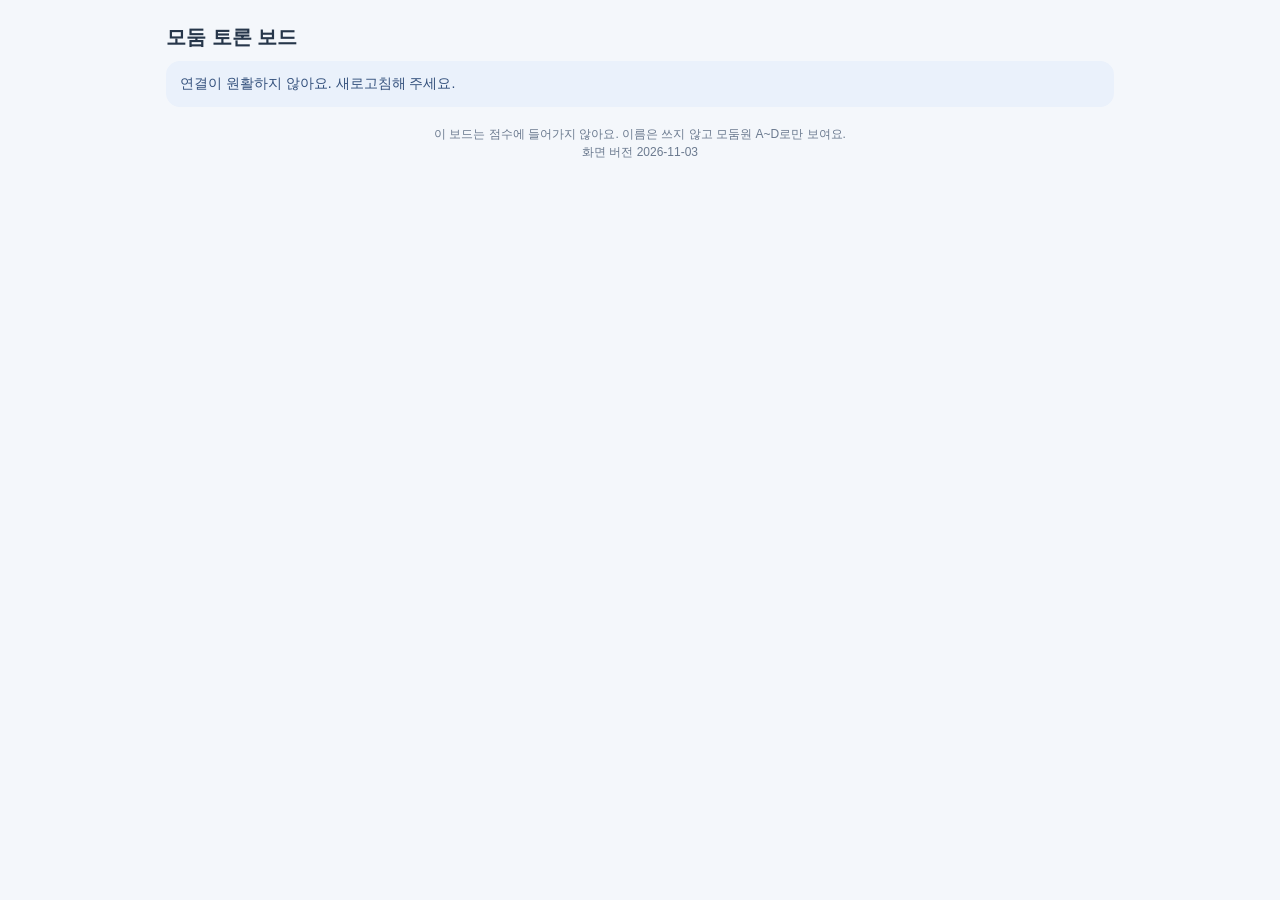
<file: board/index.html>
<!DOCTYPE html>
<html lang="ko">
<head>
<meta charset="utf-8">
<meta name="viewport" content="width=device-width, initial-scale=1">
<title>모둠 토론 보드</title>
<style>
  :root{--bg:#f4f7fb;--card:#fff;--ink:#26364a;--sub:#6b7a8f;--line:#dde5ef;--main:#4f7cc4;--main-d:#3d65a6;--soft:#eaf1fb;
    --warm:#fff6e5;--warm-ink:#8a5a00;--ok:#e8f6ee;--ok-ink:#1f6b3f;--warn:#fdecec;--warn-ink:#a33a3a;--star:#e08a00}
  *{box-sizing:border-box}
  body{margin:0;background:var(--bg);color:var(--ink);font-family:-apple-system,BlinkMacSystemFont,"Apple SD Gothic Neo","Malgun Gothic","Noto Sans KR",sans-serif;line-height:1.55;-webkit-text-size-adjust:100%;word-break:keep-all}
  .wrap{max-width:980px;margin:0 auto;padding:16px 16px 56px}
  h1{font-size:20px;margin:6px 0}
  .hello{background:var(--soft);border-radius:14px;padding:12px 14px;font-size:14px;color:#33507c;margin:8px 0 14px}
  .panel{background:var(--card);border:1px solid var(--line);border-radius:16px;padding:16px;margin:0 0 12px}
  .panel h2{font-size:16px;margin:0 0 10px;display:flex;align-items:center;gap:8px;flex-wrap:wrap}
  label{display:block;font-size:13px;color:var(--sub);margin:12px 0 5px}
  input[type=text],input[type=password],textarea{width:100%;font:inherit;font-size:16px;padding:10px 12px;border:1px solid var(--line);border-radius:12px;background:#fff;color:var(--ink)}
  textarea{min-height:64px;resize:vertical}
  input:focus,textarea:focus{outline:2px solid #b9cdee;border-color:var(--main)}
  .hint{font-size:12.5px;color:var(--sub);margin-top:5px}
  button{font:inherit;font-size:15px;border:0;border-radius:12px;padding:11px 16px;cursor:pointer}
  .primary{background:var(--main);color:#fff;font-weight:600}.primary:disabled{background:#b7c4d8}
  .wide{width:100%}
  .ghost{background:#fff;border:1px solid var(--line);color:var(--ink)}
  .small{font-size:13px;padding:6px 12px;border-radius:10px}
  .chips{display:flex;flex-wrap:wrap;gap:8px}
  .chip{border:1px solid var(--line);background:#fff;border-radius:999px;padding:7px 14px;font-size:14px;cursor:pointer;user-select:none}
  .chip.on{background:var(--main);border-color:var(--main);color:#fff}
  .chip.off{opacity:.45;cursor:not-allowed}
  .chip .t{font-size:11px;opacity:.8;margin-left:4px}
  .msg{border-radius:12px;padding:10px 12px;font-size:14px;margin:10px 0}
  .err{background:var(--warn);color:var(--warn-ink)}.soft{background:var(--warm);color:var(--warm-ink)}.okm{background:var(--ok);color:var(--ok-ink)}
  .hidden{display:none!important}
  .top{display:flex;align-items:center;justify-content:space-between;gap:10px;flex-wrap:wrap}
  .who{font-weight:800;font-size:17px}
  .tag{display:inline-block;font-size:12px;padding:3px 10px;border-radius:999px;background:var(--soft);color:#33507c;font-weight:600}
  .tag.ok{background:var(--ok);color:var(--ok-ink)}.tag.warm{background:var(--warm);color:var(--warm-ink)}
  .stars{font-size:20px;letter-spacing:2px;color:var(--star)}
  .stars .e{color:#d3d9e3}
  .f0{background:#FFF1B8}.f1{background:#FFD9C7}.f2{background:#D9EEFF}.f3{background:#DDF3D6}.f4{background:#EEE3FF}
  .fchip.f0.on,.fchip.f1.on,.fchip.f2.on,.fchip.f3.on,.fchip.f4.on{color:var(--ink);border-color:#26364a;box-shadow:inset 0 0 0 1px #26364a;font-weight:700}
  .opt{margin-top:14px;padding:10px 12px;border:1px dashed var(--line);border-radius:12px;background:#fafbfd}
  .opt label{margin-top:8px}
  .optT{font-size:13px;font-weight:700;color:var(--sub);display:flex;align-items:center;gap:6px;flex-wrap:wrap}
  .mycards{display:grid;grid-template-columns:1fr 1fr;gap:12px}
  .mine{border:1px solid var(--line);border-radius:14px;padding:12px}
  .mine h3{margin:0 0 4px;font-size:15px}
  .board{display:grid;grid-template-columns:repeat(4,1fr);gap:10px}
  .col h3{font-size:14px;text-align:center;margin:0 0 8px;color:var(--sub)}
  .col h3.me{color:var(--main-d)}
  .sticky{border-radius:10px;padding:10px 11px;margin-bottom:10px;min-height:120px;box-shadow:0 2px 6px rgba(20,26,46,.1);position:relative;font-size:14px}
  .sticky.empty{background:#f1f3f7;color:#9aa3b2;box-shadow:none;border:1.5px dashed #cfd5df;display:flex;align-items:center;justify-content:center;text-align:center}
  .sticky .nm{font-weight:800;font-size:16px;line-height:1.3}
  .sticky .fd{font-size:12px;color:#5b5140;font-weight:700}
  .sticky .fc{margin:6px 0}
  .sticky .id{font-size:13px;color:#4a4033}
  .sticky.win{outline:3px solid var(--star)}
  .vbtn{margin-top:8px;width:100%;font-size:14px;padding:8px;border-radius:10px;background:#fff;border:1.5px solid #e2c68b;color:#8a5a00;font-weight:700}
  .vbtn.on{background:var(--star);border-color:var(--star);color:#fff}
  .vbtn:disabled{opacity:.5;cursor:not-allowed}
  .count{position:absolute;right:-6px;top:-10px;background:var(--star);color:#fff;font-weight:800;border-radius:999px;padding:2px 10px;font-size:14px}
  .badge{display:inline-block;background:#141a2e;color:#fff;border-radius:999px;font-size:11px;padding:1px 8px;margin-left:4px;vertical-align:2px}
  .seats{display:flex;gap:8px}.seats .chip{flex:1;text-align:center;border-radius:12px}
  .steps{display:flex;gap:6px;flex-wrap:wrap;margin-top:8px}
  .steps span{font-size:12.5px;padding:4px 10px;border-radius:999px;background:#eef1f6;color:var(--sub)}
  .steps span.now{background:var(--main);color:#fff;font-weight:700}
  .steps span.done{background:var(--ok);color:var(--ok-ink)}
  .foot{font-size:12px;color:var(--sub);text-align:center;margin-top:18px}
  .spin{display:inline-block;width:14px;height:14px;border:2px solid #fff;border-top-color:transparent;border-radius:50%;animation:s .8s linear infinite;vertical-align:-2px;margin-right:6px}
  @keyframes s{to{transform:rotate(360deg)}}
  @media (max-width:720px){ .mycards{grid-template-columns:1fr} .board{grid-template-columns:1fr 1fr} }
  @media (max-width:420px){ .board{grid-template-columns:1fr} }
</style>
</head>
<body>
<div class="wrap">
  <h1 id="title">모둠 토론 보드</h1>
  <div class="hello" id="notice">불러오는 중이에요…</div>

  <!-- 1. 반·모둠 고르기 -->
  <div id="vPick" class="panel hidden">
    <h2>우리 반과 모둠</h2>
    <label>반</label><div class="chips" id="clsChips"></div>
    <label>모둠</label><div class="chips" id="grpChips"></div>
    <div id="ePick" class="msg err hidden"></div>
  </div>

  <!-- 2-1. 모둠 만들기(모둠장) -->
  <div id="vMake" class="panel hidden">
    <h2>아직 없는 모둠이에요 <span class="tag warm">모둠장이 만들어요</span></h2>
    <div class="hint" style="margin:0">모둠장이 아니라면 모둠장이 만들 때까지 기다렸다가 <button id="bRecheck" class="ghost small" type="button">다시 확인</button></div>
    <label>모둠 인원</label><div class="seats" id="sizeChips"></div>
    <label for="mPw">모둠 비밀번호 만들기</label>
    <input id="mPw" type="text" autocomplete="off" maxlength="12" placeholder="짧은 말이면 돼요 (예: 별4)">
    <div class="hint">모둠원은 토론 보드 링크로 들어와 같은 반·모둠을 고르고 이 비밀번호를 적어요. 만든 뒤 모둠원에게 알려 주세요.</div>
    <label>내 자리 (모둠원 A~D)</label><div class="seats" id="mSeat"></div>
    <div id="eMake" class="msg err hidden"></div>
    <div style="height:10px"></div>
    <button id="bMake" class="primary wide" type="button">모둠 만들고 들어가기</button>
  </div>

  <!-- 2-2. 들어가기(모둠원) -->
  <div id="vJoin" class="panel hidden">
    <h2 id="jTitle">모둠에 들어가기</h2>
    <div id="jQr" class="msg okm hidden">초대 주소로 들어왔어요. 내 자리만 고르면 돼요.</div>
    <div id="jPwBox"><label for="jPw">모둠 비밀번호</label>
    <input id="jPw" type="text" autocomplete="off" maxlength="12" placeholder="모둠장에게 받은 비밀번호"></div>
    <label>내 자리 (모둠원 A~D)</label><div class="seats" id="jSeat"></div>
    <div class="hint">사용 중인 자리는 다른 기기에서 쓰고 있다는 뜻이에요. 내 자리를 다른 기기에서 이어서 쓰려면 그 자리를 골라요.</div>
    <div id="eJoin" class="msg err hidden"></div>
    <div style="height:10px"></div>
    <button id="bJoin" class="primary wide" type="button">들어가기</button>
    <div style="height:8px"></div>
    <button id="bBack" class="ghost small" type="button">반·모둠 다시 고르기</button>
  </div>

  <!-- 3. 보드 -->
  <div id="vBoard" class="hidden">
    <div class="panel">
      <div class="top">
        <div><div class="who" id="who"></div>
          <div class="steps"><span id="st1">① 카드 쓰기</span><span id="st2">② 투표</span><span id="st3">③ 결과</span></div></div>
        <div style="display:flex;gap:6px"><button id="bOut" class="ghost small" type="button">나가기</button></div>
      </div>
      <div id="eBoard" class="msg err hidden"></div>
    </div>

    <div class="panel" id="pMine">
      <h2>① 내 카드 2장 <span class="tag" id="mineTag"></span></h2>
      <div class="hint" style="margin:0 0 10px">내 캔바 문서를 보며 옮겨요. 두 장은 분야가 서로 달라야 하고, 모둠 안에서 사례가 겹치면 안 돼요.</div>
      <div class="mycards" id="mycards"></div>
    </div>

    <div class="panel">
      <h2>② 투표 <span class="stars" id="myStars"></span></h2>
      <div id="voteLine" class="hint" style="margin:0 0 10px"></div>
      <div id="result" class="msg okm hidden"></div>
      <div class="board" id="board"></div>
      <div id="leadBox" class="msg soft hidden">
        <b>모둠장 메뉴</b><br>
        결석한 친구가 있어 모두 투표할 수 없다면 지금 결과를 공개해요.
        <div style="display:flex;gap:8px;flex-wrap:wrap;margin-top:8px">
          <button id="bOpen" class="ghost small" type="button">지금 결과 공개</button>
          <button id="bSize" class="ghost small" type="button"></button>
        </div>
      </div>
    </div>
  </div>
  <div class="foot">이 보드는 점수에 들어가지 않아요. 이름은 쓰지 않고 모둠원 A~D로만 보여요.<br><span id="ver"></span></div>
</div>

<script src="config.js"></script>
<script>
/* 깃허브 페이지용: google.script.run 을 앱스크립트 통로(doPost) 호출로 바꿔요.
   구글 로그인 정보(쿠키)를 보내지 않아서, 계정이 여러 개 로그인된 기기에서도 열려요. */
(function(){
  var API = String(window.BOARD_API || '').trim();
  function post(fn, arg){
    if (!API) return Promise.reject(new Error('NO_API'));
    return fetch(API, { method: 'POST', redirect: 'follow', credentials: 'omit',
      headers: { 'Content-Type': 'text/plain;charset=utf-8' }, body: JSON.stringify({ fn: fn, arg: arg == null ? {} : arg }) })
      .then(function(r){ if (!r.ok) throw new Error('HTTP ' + r.status); return r.json(); });
  }
  function runner(ok, fail){
    return new Proxy({}, { get: function(t, n){
      if (n === 'withSuccessHandler') return function(f){ return runner(f, fail); };
      if (n === 'withFailureHandler') return function(f){ return runner(ok, f); };
      return function(a){ post(n, a).then(function(r){ if (ok) ok(r); }, function(e){ if (fail) fail(e); }); };
    }});
  }
  var params = {};
  try { new URLSearchParams(location.search).forEach(function(v, k){ params[k] = v; }); } catch(e){}
  window.google = { script: { run: runner(null, null), url: { getLocation: function(cb){ cb({ parameter: params, hash: location.hash.slice(1) }); } } } };
  if (!API) document.addEventListener('DOMContentLoaded', function(){
    var n = document.getElementById('notice'); if (n) n.textContent = '선생님: board/config.js 에 앱스크립트 주소(BOARD_API)를 넣어 주세요.';
  });
})();
</script>
<script>
(function(){
  var APP_VER = '2026-11-03';
  var $ = function(id){ return document.getElementById(id); };
  var CFG = null, PICK = { cls:'', grp:'' }, KEY = '', INFO = null, S = null, TOKEN = null, VER = '', makeSize = 4, makeSeat = '', joinSeat = '', timer = null;
  var SEATS = ['A','B','C','D'];
  $('ver').textContent = '화면 버전 ' + APP_VER;

  function esc(s){ return String(s == null ? '' : s).replace(/[&<>"']/g, function(c){ return {'&':'&amp;','<':'&lt;','>':'&gt;','"':'&quot;',"'":'&#39;'}[c]; }); }
  function show(el, on){ el.classList.toggle('hidden', !on); }
  function only(id){ ['vPick','vMake','vJoin','vBoard'].forEach(function(v){ show($(v), v === id || (id === 'vMake' && v === 'vPick') || (id === 'vJoin' && v === 'vPick')); }); }
  function say(id, text, cls){ var e = $(id); if (text){ e.textContent = text; e.className = 'msg ' + (cls || 'err'); show(e, true); } else show(e, false); }
  function busy(b, on, t){ if (!b) return; if (on){ b.dataset.t = b.textContent; b.disabled = true; b.innerHTML = '<span class="spin"></span>' + t; } else { b.disabled = false; b.textContent = b.dataset.t || b.textContent; } }
  function store(o){ try { if (o) localStorage.setItem('board_t', JSON.stringify(o)); else localStorage.removeItem('board_t'); } catch(e){} }
  function stored(){ try { return JSON.parse(localStorage.getItem('board_t') || 'null'); } catch(e){ return null; } }
  function call(fn, arg, ok, errId, btn){
    google.script.run.withSuccessHandler(function(r){
      busy(btn, false);
      if (r && r.relogin){ toPick(r.error); return; }
      if (r && r.state){ apply(r.state); }
      if (r && r.error){ if (errId) say(errId, r.error); return; }
      ok && ok(r);
    }).withFailureHandler(function(){ busy(btn, false); if (errId) say(errId, '잠깐 연결이 원활하지 않았어요. 다시 눌러 주세요.'); })[fn](arg);
  }
  function chipRow(box, items, cur, onPick, label, disabled){
    box.innerHTML = '';
    items.forEach(function(v){
      var c = document.createElement('span'); c.className = 'chip' + (String(v) === String(cur) ? ' on' : '') + (disabled && disabled(v) ? ' off' : '');
      c.innerHTML = label ? label(v) : esc(v);   // label은 숫자·자리 글자로만 만들어요
      c.onclick = function(){ onPick(v); };
      box.appendChild(c);
    });
  }

  /* 시작 */
  /* 예전 초대 주소로 열었을 때 주소 뒤의 ?c=반&g=모둠&k=입장코드 읽기 (템플릿 없이 브라우저에서 읽어요) */
  var BOOT = {};
  function readQuery(done){
    var fin = function(p){
      p = p || {}; var ok = function(v, re){ v = String(v == null ? '' : v); return re.test(v) ? v : ''; };
      BOOT = { c: ok(p.c, /^[0-9A-Za-z가-힣]{1,4}$/), g: ok(p.g, /^\d{1,2}$/), k: ok(p.k, /^[0-9a-f]{10}$/) }; done();
    };
    try { google.script.url.getLocation(function(loc){ fin(loc && loc.parameter); }); }
    catch(e){ fin({}); }
  }

  readQuery(function(){ google.script.run.withSuccessHandler(function(c){
    if (!c || c.error){ $('notice').textContent = '설정을 불러오지 못했어요. 새로고침해 보고, 안 되면 선생님께 알려 주세요.'; return; }
    CFG = c; $('title').textContent = c.title; document.title = c.title;
    $('notice').textContent = c.notice || '카드 2장을 쓰고, 친구 카드 2장에 ★를 줘요.';
    if (c.ver !== APP_VER){ $('ver').textContent = '화면 ' + APP_VER + ' / 서버 ' + (c.ver || '예전 파일') + ' — 버전이 달라요. 선생님께 알려 주세요.'; $('ver').style.color = '#a33a3a'; }
    var t = stored(), q = BOOT || {};
    var viaQr = q.c && q.g && c.classes.indexOf(q.c) >= 0;
    if (t && t.token && (!viaQr || (t.cls === q.c && t.grp === q.g))){ TOKEN = t.token; PICK = { cls: t.cls, grp: t.grp }; only('vBoard'); poll(true); }
    else if (viaQr){ store(null); PICK = { cls: q.c, grp: q.g }; KEY = q.k || ''; toPick(''); }
    else toPick('');
  }).withFailureHandler(function(){ $('notice').textContent = '연결이 원활하지 않아요. 새로고침해 주세요.'; }).getConfig(); });

  function toPick(msg){
    TOKEN = null; S = null; VER = ''; store(null); stopPoll();
    only('vPick'); drawPick(); if (msg) say('ePick', msg, 'soft'); else say('ePick', '');
    if (PICK.cls && PICK.grp) loadInfo();
  }
  function drawPick(){
    chipRow($('clsChips'), CFG.classes, PICK.cls, function(v){ PICK.cls = v; KEY = ''; drawPick(); loadInfo(); }, function(v){ return v + '반'; });
    var gs = []; for (var i = 1; i <= CFG.groups; i++) gs.push(String(i));
    chipRow($('grpChips'), gs, PICK.grp, function(v){ PICK.grp = v; KEY = ''; drawPick(); loadInfo(); }, function(v){ return v + '모둠'; });
  }
  function loadInfo(){
    if (!PICK.cls || !PICK.grp){ show($('vMake'), false); show($('vJoin'), false); return; }
    say('ePick', '');
    call('groupInfo', { cls: PICK.cls, grp: PICK.grp }, function(r){
      INFO = r;
      if (!r.exists){ makeSeat = makeSeat || 'A'; drawMake(); only('vMake'); }
      else { joinSeat = ''; drawJoin(); only('vJoin'); }
    }, 'ePick');
  }
  function drawMake(){
    chipRow($('sizeChips'), [3,4], makeSize, function(v){ makeSize = v; if (SEATS.indexOf(makeSeat) >= v) makeSeat = 'A'; drawMake(); }, function(v){ return v + '명'; });
    chipRow($('mSeat'), SEATS.slice(0, makeSize), makeSeat, function(v){ makeSeat = v; drawMake(); }, function(v){ return '<b>' + v + '</b>'; });
  }
  function drawJoin(){
    $('jTitle').textContent = PICK.cls + '반 ' + PICK.grp + '모둠에 들어가기 (' + INFO.size + '명)';
    show($('jQr'), !!KEY); show($('jPwBox'), !KEY);
    chipRow($('jSeat'), SEATS.slice(0, INFO.size), joinSeat, function(v){ joinSeat = v; drawJoin(); },
      function(v){ return '<b>' + v + '</b>' + (INFO.taken.indexOf(v) >= 0 ? '<br><span class="t">사용 중</span>' : ''); });
  }
  $('bRecheck').onclick = loadInfo;
  $('bBack').onclick = function(){ PICK.grp = ''; KEY = ''; toPick(''); };
  $('bMake').onclick = function(){
    say('eMake', '');
    var pw = $('mPw').value.trim();
    if (!pw) return say('eMake', '모둠 비밀번호를 정해 주세요. 짧은 말이면 돼요.');
    var b = $('bMake'); busy(b, true, '만드는 중…');
    call('createGroup', { cls: PICK.cls, grp: PICK.grp, pw: pw, size: makeSize, seat: makeSeat }, function(r){ enter(r.token); say('eBoard', '모둠을 만들었어요! 모둠원에게 비밀번호 「' + pw + '」를 알려 주세요. 모둠원은 토론 보드 링크로 들어와 ' + PICK.cls + '반 ' + PICK.grp + '모둠을 고르면 돼요.', 'okm'); }, 'eMake', b);
  };
  $('bJoin').onclick = function(){ join(false); };
  $('jPw').addEventListener('keydown', function(e){ if (e.key === 'Enter') join(false); });
  function join(force){
    say('eJoin', '');
    var pw = KEY ? '' : $('jPw').value.trim();
    if (!KEY && !pw) return say('eJoin', '모둠 비밀번호를 적어 주세요.');
    if (!joinSeat) return say('eJoin', '내 자리를 골라 주세요.');
    var b = $('bJoin'); busy(b, true, '들어가는 중…');
    google.script.run.withSuccessHandler(function(r){
      busy(b, false);
      if (r && r.taken){
        if (confirm('모둠원 ' + joinSeat + ' 자리를 다른 기기에서 쓰고 있어요.\n내 자리가 맞고, 이 기기로 옮겨 쓰려면 [확인]을 눌러요.\n(친구 자리라면 [취소])')) join(true);
        return;
      }
      if (r && r.badKey){ KEY = ''; drawJoin(); }
      if (r && r.error) return say('eJoin', r.error);
      enter(r.token, r.state);
    }).withFailureHandler(function(){ busy(b, false); say('eJoin', '잠깐 연결이 원활하지 않았어요. 다시 눌러 주세요.'); })
      .joinGroup({ cls: PICK.cls, grp: PICK.grp, pw: pw, key: KEY, seat: joinSeat, force: !!force });
  }
  function enter(token, state){
    TOKEN = token; KEY = ''; store({ token: token, cls: PICK.cls, grp: PICK.grp });
    $('mPw').value = ''; $('jPw').value = '';
    only('vBoard'); if (state) apply(state); poll(true);
  }
  $('bOut').onclick = function(){
    if (!confirm('나가면 이 기기에서 자리가 비워져요. 다시 들어오려면 모둠 비밀번호가 필요해요. 나갈까요?')) return;
    var t = TOKEN; toPick(''); if (t) google.script.run.leave({ token: t });
  };

  /* 4초마다 새로 고침(화면을 보고 있을 때만) */
  function poll(now){
    stopPoll();
    var tick = function(){
      if (!TOKEN) return;
      if (document.hidden){ timer = setTimeout(tick, 4000); return; }
      google.script.run.withSuccessHandler(function(r){
        if (r && r.relogin){ toPick(r.error); return; }
        if (r && r.state) apply(r.state);
        timer = setTimeout(tick, 4000);
      }).withFailureHandler(function(){ timer = setTimeout(tick, 6000); }).getState({ token: TOKEN, ver: VER });
    };
    if (now) tick(); else timer = setTimeout(tick, 4000);
  }
  function stopPoll(){ if (timer){ clearTimeout(timer); timer = null; } }
  document.addEventListener('visibilitychange', function(){ if (!document.hidden && TOKEN) poll(true); });

  /* 보드 그리기 */
  var editing = {};   // 내가 고치는 중인 카드 번호 → 새로 고침 때 입력을 지키기
  function apply(st){
    S = st; VER = st.ver;
    $('who').textContent = PICK.cls + '반 ' + PICK.grp + '모둠 · 나는 모둠원 ' + st.seat + (st.lead ? ' (모둠장)' : '');
    var myFilled = st.cards.filter(function(c){ return c.mine && c.name; }).length;
    $('st1').className = myFilled >= 2 ? 'done' : 'now';
    $('st2').className = st.open ? 'done' : (myFilled >= 2 ? 'now' : '');
    $('st3').className = st.open ? 'now' : '';
    $('mineTag').textContent = myFilled + '/2 저장'; $('mineTag').className = 'tag' + (myFilled >= 2 ? ' ok' : '');
    drawMine(); drawBoard();
  }
  function cardOf(seat, n){ return S.cards.filter(function(c){ return c.seat === seat && c.n === n; })[0]; }
  function fIdx(f){ return CFG.fields.indexOf(f); }

  function drawMine(){
    var box = $('mycards');
    [1,2].forEach(function(n){
      var id = 'mc' + n, el = $(id);
      if (!el){ el = document.createElement('div'); el.id = id; el.className = 'mine'; box.appendChild(el); }
      if (editing[n]) return;                       // 쓰는 중이면 그대로 둬요
      var c = cardOf(S.seat, n);
      if (c && c.name){
        el.innerHTML = '<h3>카드 ' + n + '</h3><div class="sticky f' + fIdx(c.field) + '" style="min-height:0">' + stickyInner(c) + '</div>' +
          (S.open ? '' : '<button class="ghost small" type="button">고치기</button>');
        var b = el.querySelector('button'); if (b) b.onclick = function(){ edit(n); };
      } else if (S.open){
        el.innerHTML = '<h3>카드 ' + n + '</h3><div class="hint">결과가 공개돼서 더 쓸 수 없어요.</div>';
      } else edit(n);
    });
  }
  function edit(n){
    editing[n] = { field: '', way: '' };
    var c = cardOf(S.seat, n) || {}, el = $('mc' + n);
    editing[n].field = c.field || ''; editing[n].way = c.way || '';
    el.innerHTML = '<h3>카드 ' + n + '</h3>' +
      '<div class="hint" style="margin:0">꼭 쓸 것: 사례명 · 분야 · 핵심 사실</div><label>사례명</label><input type="text" maxlength="40" class="i-name" placeholder="예: 다누리">' +
      '<label>분야</label><div class="chips i-field"></div>' +
      '<label>핵심 사실 1개 (친구들이 이걸 보고 투표해요)</label><textarea maxlength="120" class="i-fact" placeholder="내 문서의 사실 중 가장 중요한 한 줄"></textarea>' +
      '<div class="opt"><div class="optT">발전 방향 · 아이디어 <span class="tag">선택 · 비워도 저장돼요</span></div>' +
      '<label>발전 방향</label><div class="chips i-way"></div>' +
      '<label>발전 아이디어 한 줄</label><input type="text" maxlength="120" class="i-idea" placeholder="떠오르면 한 줄, 없으면 비워 둬요"></div>' +
      '<div class="msg err hidden i-err"></div><div style="height:8px"></div>' +
      '<button class="primary wide i-save" type="button">카드 ' + n + ' 저장</button>' +
      (c.name ? '<div style="height:6px"></div><button class="ghost small i-cancel" type="button">그만두기</button>' : '');
    el.querySelector('.i-name').value = c.name || ''; el.querySelector('.i-fact').value = c.fact || ''; el.querySelector('.i-idea').value = c.idea || '';
    var drawSel = function(){
      var fb = el.querySelector('.i-field'); fb.innerHTML = '';
      CFG.fields.forEach(function(f, i){ var s = document.createElement('span'); s.className = 'chip fchip f' + i + (editing[n].field === f ? ' on' : ''); s.textContent = f; s.onclick = function(){ editing[n].field = f; drawSel(); }; fb.appendChild(s); });
      var wb = el.querySelector('.i-way'); wb.innerHTML = '';
      CFG.ways.forEach(function(w){ var s = document.createElement('span'); s.className = 'chip' + (editing[n].way === w ? ' on' : ''); s.textContent = w; s.onclick = function(){ editing[n].way = (editing[n].way === w ? '' : w); drawSel(); }; wb.appendChild(s); });
    };
    drawSel();
    var cancel = el.querySelector('.i-cancel'); if (cancel) cancel.onclick = function(){ delete editing[n]; drawMine(); };
    el.querySelector('.i-save').onclick = function(){
      var e = el.querySelector('.i-err'); e.classList.add('hidden');
      var card = { name: el.querySelector('.i-name').value.trim(), field: editing[n].field, fact: el.querySelector('.i-fact').value.trim(),
        way: editing[n].way, idea: el.querySelector('.i-idea').value.trim() };
      if (!card.name){ e.textContent = '사례명을 적어 주세요.'; e.classList.remove('hidden'); return; }
      if (!card.field){ e.textContent = '분야를 골라 주세요.'; e.classList.remove('hidden'); return; }
      if (!card.fact){ e.textContent = '핵심 사실을 한 줄 적어 주세요. 친구들이 이걸 보고 투표해요.'; e.classList.remove('hidden'); return; }
      var b = el.querySelector('.i-save'); busy(b, true, '저장하는 중…');
      google.script.run.withSuccessHandler(function(r){
        busy(b, false);
        if (r && r.relogin){ toPick(r.error); return; }
        if (r && r.error){ e.textContent = r.error; e.classList.remove('hidden'); return; }
        delete editing[n]; apply(r.state);
      }).withFailureHandler(function(){ busy(b, false); e.textContent = '잠깐 연결이 원활하지 않았어요. 다시 눌러 주세요.'; e.classList.remove('hidden'); })
        .saveCard({ token: TOKEN, n: n, card: card });
    };
  }
  function stickyInner(c){
    return '<div class="fd">' + esc(c.field) + '</div><div class="nm">' + esc(c.name) + '</div>' +
      (c.fact ? '<div class="fc">' + esc(c.fact) + '</div>' : '') +
      (c.idea || c.way ? '<div class="id">💡 ' + (c.way ? '<b>' + esc(c.way) + '</b> ' : '') + esc(c.idea) + '</div>' : '');
  }

  function drawBoard(){
    var st = S, box = $('board'); box.innerHTML = '';
    var stars = ''; for (var i = 0; i < st.perSeat; i++) stars += i < st.left ? '★' : '<span class="e">★</span>';
    $('myStars').innerHTML = stars;
    $('voteLine').textContent = st.open
      ? '결과가 공개됐어요' + (st.how && st.how !== '모두 투표' ? ' (' + st.how + ')' : '') + '. 이제 표를 바꿀 수 없어요.'
      : '내 표 ' + st.left + '개 남음 · 투표를 다 한 모둠원 ' + st.progress.done + '/' + st.progress.need + '명' +
        (st.votedSeats.length ? ' (' + st.votedSeats.join(', ') + ')' : '') + ' · 모두 투표하면 ★ 수가 보여요.';
    if (st.open){
      var tops = st.cards.filter(function(c){ return st.top.indexOf(c.id) >= 0; });
      $('result').innerHTML = tops.length
        ? '<b>후보 ' + tops.length + '개</b> · ' + tops.map(function(c){ return esc(c.name) + ' (★' + c.votes + ')'; }).join(', ') +
          '<br>캔바 토론 보드 ③에서 기준 3가지로 점검하고 결정해요.' + (tops.length > 2 ? ' 표가 같아서 후보가 ' + tops.length + '개예요.' : '')
        : '표가 하나도 없어요. 모둠이 이야기해서 후보 2개를 정해요.';
      show($('result'), true);
    } else show($('result'), false);
    SEATS.slice(0, st.size).forEach(function(seat){
      var col = document.createElement('div'); col.className = 'col';
      col.innerHTML = '<h3 class="' + (seat === st.seat ? 'me' : '') + '">모둠원 ' + seat + (seat === st.seat ? ' (나)' : '') + '</h3>';
      [1,2].forEach(function(n){
        var c = cardOf(seat, n), d = document.createElement('div');
        if (!c || !c.name){ d.className = 'sticky empty'; d.textContent = '아직 쓰는 중'; col.appendChild(d); return; }
        d.className = 'sticky f' + fIdx(c.field) + (st.open && st.top.indexOf(c.id) >= 0 ? ' win' : '');
        d.innerHTML = (st.open ? '<span class="count">★ ' + c.votes + '</span>' : '') + stickyInner(c);
        if (!st.open){
          var b = document.createElement('button'); b.type = 'button';
          if (c.mine){ b.className = 'vbtn'; b.disabled = true; b.textContent = '내 카드'; }
          else {
            b.className = 'vbtn' + (c.voted ? ' on' : ''); b.textContent = c.voted ? '★ 준 카드 (누르면 취소)' : '☆ 이 카드에 ★ 주기';
            b.disabled = !c.voted && st.left <= 0;
            b.onclick = function(){ say('eBoard', ''); busy(b, true, ''); call('vote', { token: TOKEN, card: c.id, on: !c.voted }, null, 'eBoard', b); };
          }
          d.appendChild(b);
        } else if (c.voted){ d.insertAdjacentHTML('beforeend', '<div class="hint" style="margin-top:6px">내가 ★를 준 카드</div>'); }
        col.appendChild(d);
      });
      box.appendChild(col);
    });
    show($('leadBox'), st.lead && !st.open);
    $('bSize').textContent = '모둠 인원 ' + (st.size === 4 ? '3명으로 바꾸기' : '4명으로 바꾸기');
  }
  $('bOpen').onclick = function(){
    if (!confirm('아직 투표하지 않은 모둠원이 있어도 지금 결과를 공개할까요? 공개하면 표를 바꿀 수 없어요.')) return;
    call('openNow', { token: TOKEN }, null, 'eBoard', $('bOpen'));
  };
  $('bSize').onclick = function(){
    var to = S.size === 4 ? 3 : 4;
    if (!confirm('모둠 인원을 ' + to + '명으로 바꿀까요?' + (to === 3 ? ' 모둠원 D 자리는 사라져요.' : ''))) return;
    call('setSize', { token: TOKEN, size: to }, null, 'eBoard', $('bSize'));
  };
})();
</script>
</body>
</html>
</file>
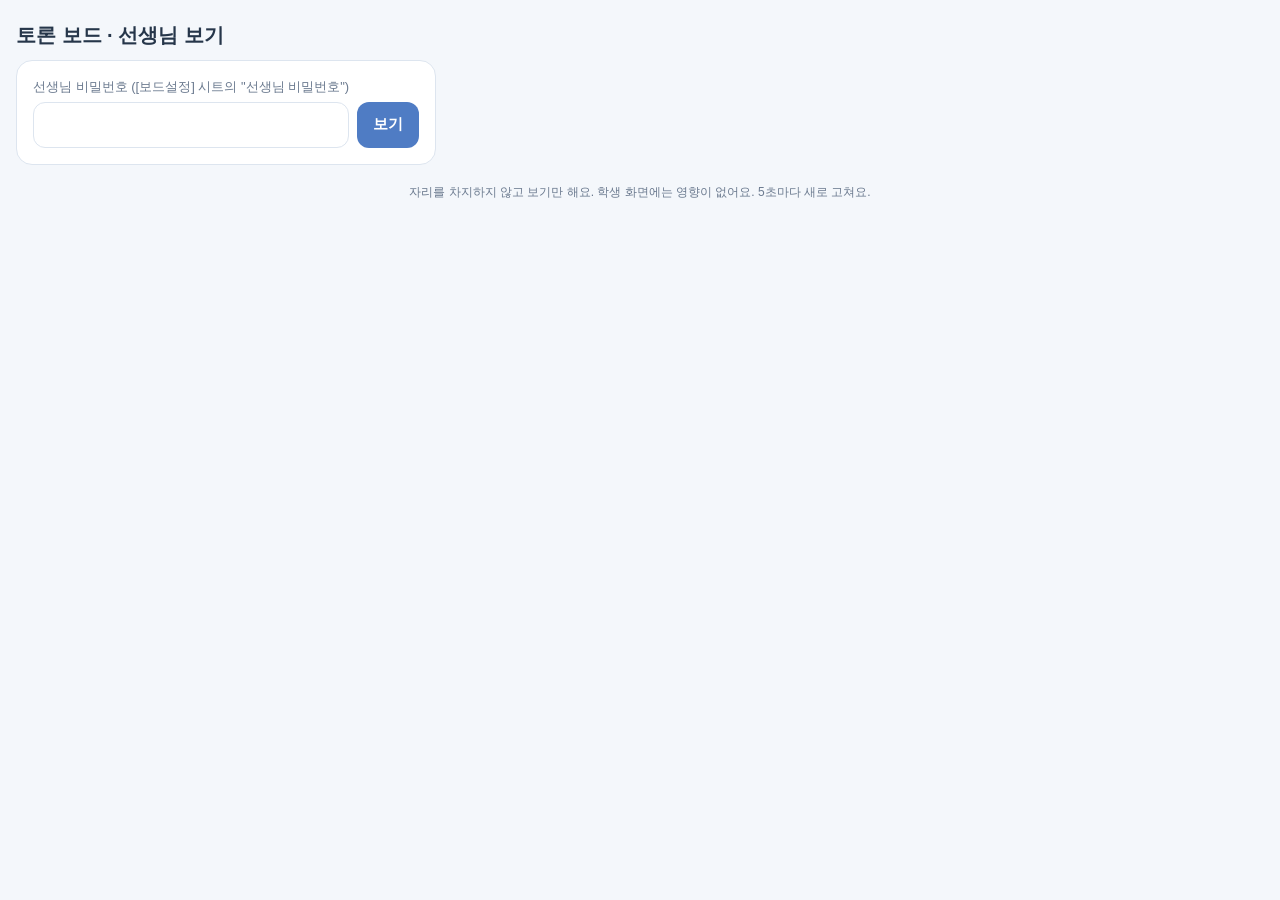
<file: board/teacher.html>
<!DOCTYPE html>
<html lang="ko">
<head>
<meta charset="utf-8">
<meta name="viewport" content="width=device-width, initial-scale=1">
<meta name="robots" content="noindex">
<title>토론 보드 · 선생님 보기</title>
<style>
  :root{--bg:#f4f7fb;--card:#fff;--ink:#26364a;--sub:#6b7a8f;--line:#dde5ef;--main:#4f7cc4;--main-d:#3d65a6;--soft:#eaf1fb;
    --warm:#fff6e5;--warm-ink:#8a5a00;--ok:#e8f6ee;--ok-ink:#1f6b3f;--warn:#fdecec;--warn-ink:#a33a3a;--star:#e08a00}
  *{box-sizing:border-box}
  body{margin:0;background:var(--bg);color:var(--ink);font-family:-apple-system,BlinkMacSystemFont,"Apple SD Gothic Neo","Malgun Gothic","Noto Sans KR",sans-serif;line-height:1.5;-webkit-text-size-adjust:100%;word-break:keep-all}
  .wrap{max-width:1500px;margin:0 auto;padding:16px 16px 48px}
  h1{font-size:20px;margin:4px 0 10px}
  .panel{background:var(--card);border:1px solid var(--line);border-radius:16px;padding:16px;margin:0 0 12px}
  label{display:block;font-size:13px;color:var(--sub);margin:0 0 5px}
  input[type=password]{width:100%;font:inherit;font-size:16px;padding:10px 12px;border:1px solid var(--line);border-radius:12px;background:#fff;color:var(--ink)}
  input:focus{outline:2px solid #b9cdee;border-color:var(--main)}
  button{font:inherit;font-size:15px;border:0;border-radius:12px;padding:10px 16px;cursor:pointer}
  .primary{background:var(--main);color:#fff;font-weight:600}.primary:disabled{background:#b7c4d8}
  .ghost{background:#fff;border:1px solid var(--line);color:var(--ink)}
  .small{font-size:13px;padding:6px 12px;border-radius:10px}
  .chips{display:flex;flex-wrap:wrap;gap:8px}
  .chip{border:1px solid var(--line);background:#fff;border-radius:999px;padding:7px 16px;font-size:15px;cursor:pointer;user-select:none}
  .chip.on{background:var(--main);border-color:var(--main);color:#fff;font-weight:700}
  .msg{border-radius:12px;padding:10px 12px;font-size:14px;margin:10px 0 0}
  .err{background:var(--warn);color:var(--warn-ink)}
  .hidden{display:none!important}
  .bar{display:flex;align-items:center;justify-content:space-between;gap:10px;flex-wrap:wrap}
  .bar .right{display:flex;align-items:center;gap:8px;flex-wrap:wrap;font-size:13px;color:var(--sub)}
  .sum{display:flex;gap:8px;flex-wrap:wrap;margin-top:12px}
  .sum span{font-size:13px;padding:4px 12px;border-radius:999px;background:#eef1f6;color:var(--sub)}
  .sum b{color:var(--ink)}
  .grid{display:grid;grid-template-columns:repeat(auto-fill,minmax(330px,1fr));gap:12px;align-items:start}
  .grp{background:var(--card);border:1px solid var(--line);border-radius:16px;padding:14px;display:flex;flex-direction:column;gap:10px}
  .grp.none{background:#f7f8fb;border-style:dashed;color:#9aa3b2}
  .grp.done{border-color:#b9dcc6}
  .gh{display:flex;align-items:center;justify-content:space-between;gap:8px;flex-wrap:wrap}
  .gh h2{margin:0;font-size:18px}
  .tag{display:inline-block;font-size:12px;padding:3px 10px;border-radius:999px;background:var(--soft);color:#33507c;font-weight:600}
  .tag.ok{background:var(--ok);color:var(--ok-ink)}.tag.warm{background:var(--warm);color:var(--warm-ink)}.tag.gray{background:#eef1f6;color:var(--sub)}
  .seats{display:flex;gap:6px}
  .seat{flex:1;text-align:center;border-radius:10px;padding:4px 2px;font-size:12px;background:#f1f3f7;color:#9aa3b2;border:1px dashed #cfd5df}
  .seat b{display:block;font-size:14px}
  .seat.in{background:#fff;color:var(--ink);border:1px solid var(--line)}
  .seat.vt{background:var(--ok);color:var(--ok-ink);border:1px solid #b9dcc6}
  .cards{display:flex;flex-direction:column;gap:7px}
  .c{border-radius:10px;padding:8px 10px;font-size:13.5px;position:relative;box-shadow:0 1px 3px rgba(20,26,46,.08)}
  .c .h{display:flex;align-items:baseline;gap:6px;padding-right:44px}
  .c .s{font-weight:800;font-size:12px;background:#141a2e;color:#fff;border-radius:6px;padding:0 6px;flex:none}
  .c .nm{font-weight:800;font-size:15px;line-height:1.3}
  .c .fd{font-size:11.5px;color:#5b5140;font-weight:700}
  .c .fc{margin-top:3px}
  .c .id{font-size:12px;color:#4a4033;margin-top:3px}
  .c .v{position:absolute;right:8px;top:6px;font-weight:800;color:var(--star);font-size:15px}
  .c.win{outline:3px solid var(--star)}
  .f0{background:#FFF1B8}.f1{background:#FFD9C7}.f2{background:#D9EEFF}.f3{background:#DDF3D6}.f4{background:#EEE3FF}.fx{background:#f1f3f7}
  body.hidevotes .c .v,body.hidevotes .c.win{outline:none}
  body.hidevotes .c .v{display:none}
  .empty{font-size:13px;color:#9aa3b2;text-align:center;padding:8px 0}
  .gf{display:flex;align-items:center;justify-content:space-between;gap:8px;font-size:12.5px;color:var(--sub);margin-top:auto}
  .toggle{display:flex;align-items:center;gap:6px;cursor:pointer;user-select:none}
  .spin{display:inline-block;width:13px;height:13px;border:2px solid #fff;border-top-color:transparent;border-radius:50%;animation:s .8s linear infinite;vertical-align:-2px;margin-right:6px}
  @keyframes s{to{transform:rotate(360deg)}}
  .foot{font-size:12px;color:var(--sub);text-align:center;margin-top:18px}
  @media (max-width:420px){ .grid{grid-template-columns:1fr} }
</style>
</head>
<body>
<div class="wrap">
  <h1 id="title">토론 보드 · 선생님 보기</h1>

  <!-- 비밀번호 -->
  <div id="vLogin" class="panel" style="max-width:420px">
    <label for="pw">선생님 비밀번호 ([보드설정] 시트의 "선생님 비밀번호")</label>
    <div style="display:flex;gap:8px"><input id="pw" type="password" autocomplete="current-password">
      <button id="bLogin" class="primary" type="button" style="flex:none">보기</button></div>
    <div id="eLogin" class="msg err hidden"></div>
  </div>

  <!-- 보기 -->
  <div id="vMain" class="hidden">
    <div class="panel">
      <div class="bar">
        <div class="chips" id="clsChips"></div>
        <div class="right">
          <label class="toggle" style="margin:0;color:var(--sub)"><input type="checkbox" id="hide"> 화면에 띄울 때 득표 가리기</label>
          <span id="stamp"></span>
          <button id="bOut" class="ghost small" type="button">나가기</button>
        </div>
      </div>
      <div class="sum" id="sum"></div>
      <div id="eMain" class="msg err hidden"></div>
    </div>
    <div class="grid" id="grid"></div>
  </div>
  <div class="foot">자리를 차지하지 않고 보기만 해요. 학생 화면에는 영향이 없어요. 5초마다 새로 고쳐요.</div>
</div>

<script src="config.js"></script>
<script>
(function(){
  var API = String(window.BOARD_API || '').trim();
  var FIELDS = ['탐사선(로봇)', '로켓·인공위성', '우주망원경', '정거장', '우리나라 우주탐사'];
  var SEATS = ['A','B','C','D'];
  var $ = function(id){ return document.getElementById(id); };
  var PW = '', CLS = '', VER = '', CLASSES = [], timer = null, busyPoll = false;

  function esc(s){ return String(s == null ? '' : s).replace(/[&<>"']/g, function(c){ return {'&':'&amp;','<':'&lt;','>':'&gt;','"':'&quot;',"'":'&#39;'}[c]; }); }
  function show(el, on){ el.classList.toggle('hidden', !on); }
  function say(id, t){ var e = $(id); e.textContent = t || ''; show(e, !!t); }
  function ss(k, v){ try { if (v === undefined) return sessionStorage.getItem(k); if (v === null) sessionStorage.removeItem(k); else sessionStorage.setItem(k, v); } catch(e){ return null; } }
  function post(fn, arg){
    if (!API) return Promise.reject(new Error('NO_API'));
    return fetch(API, { method: 'POST', redirect: 'follow', credentials: 'omit',
      headers: { 'Content-Type': 'text/plain;charset=utf-8' }, body: JSON.stringify({ fn: fn, arg: arg }) })
      .then(function(r){ if (!r.ok) throw new Error('HTTP ' + r.status); return r.json(); });
  }
  function serverOld(r){ return r && r.error === '알 수 없는 요청이에요.'; }
  var OLD = '앱스크립트가 아직 예전 버전이에요. 새 Code.gs를 붙여 넣고 [배포 관리 → 새 버전]으로 배포해 주세요.';

  try { if (ss('t_hide') === '1'){ $('hide').checked = true; document.body.classList.add('hidevotes'); } } catch(e){}
  $('hide').onchange = function(){ document.body.classList.toggle('hidevotes', this.checked); ss('t_hide', this.checked ? '1' : '0'); };

  function login(){
    var pw = $('pw').value.trim(); if (!pw) return say('eLogin', '비밀번호를 적어 주세요.');
    var b = $('bLogin'); b.disabled = true; b.innerHTML = '<span class="spin"></span>확인';
    post('teacherBoard', { pw: pw, cls: ss('t_cls') || '' }).then(function(r){
      b.disabled = false; b.textContent = '보기';
      if (serverOld(r)) return say('eLogin', OLD);
      if (r.error) return say('eLogin', r.error);
      PW = pw; ss('t_pw', pw); say('eLogin', ''); start(r);
    }, function(){ b.disabled = false; b.textContent = '보기'; say('eLogin', '연결이 원활하지 않아요. 다시 눌러 주세요.'); });
  }
  $('bLogin').onclick = login;
  $('pw').addEventListener('keydown', function(e){ if (e.key === 'Enter') login(); });
  $('bOut').onclick = function(){ stop(); PW = ''; ss('t_pw', null); show($('vMain'), false); show($('vLogin'), true); $('pw').value = ''; };

  function start(r){
    show($('vLogin'), false); show($('vMain'), true);
    CLASSES = r.classes || []; if (r.title) $('title').textContent = r.title + ' · 선생님 보기';
    CLS = r.cls || ''; drawCls();
    if (CLS) draw(r); else { $('grid').innerHTML = '<div class="empty">위에서 반을 골라 주세요.</div>'; $('sum').innerHTML = ''; }
    poll();
  }
  function drawCls(){
    var box = $('clsChips'); box.innerHTML = '';
    CLASSES.forEach(function(c){
      var e = document.createElement('span'); e.className = 'chip' + (c === CLS ? ' on' : ''); e.textContent = c + '반';
      e.onclick = function(){ if (c === CLS) return; CLS = c; ss('t_cls', c); VER = ''; drawCls(); $('grid').innerHTML = '<div class="empty">불러오는 중…</div>'; $('sum').innerHTML = ''; refresh(); };
      box.appendChild(e);
    });
  }

  function refresh(){
    if (!PW || !CLS || busyPoll) return Promise.resolve();
    busyPoll = true; var want = CLS;
    return post('teacherBoard', { pw: PW, cls: CLS, ver: VER }).then(function(r){
      busyPoll = false; if (want !== CLS) return;
      if (serverOld(r)) return say('eMain', OLD);
      if (r.auth){ $('bOut').onclick(); say('eLogin', r.error); return; }
      if (r.error) return say('eMain', r.error);
      say('eMain', ''); stampNow();
      if (r.same) return;
      draw(r);
    }, function(){ busyPoll = false; say('eMain', '연결이 잠깐 끊겼어요. 곧 다시 시도해요.'); });
  }
  function poll(){ stop(); var tick = function(){ (document.hidden ? Promise.resolve() : refresh()).then(function(){ timer = setTimeout(tick, 5000); }); }; timer = setTimeout(tick, 5000); }
  function stop(){ if (timer){ clearTimeout(timer); timer = null; } }
  function stampNow(){ var d = new Date(); $('stamp').textContent = '새로 고침 ' + [d.getHours(), d.getMinutes(), d.getSeconds()].map(function(n){ return ('0' + n).slice(-2); }).join(':'); }

  function draw(r){
    VER = r.ver || ''; stampNow();
    var per = r.votes || 2, made = 0, opened = 0, cardsN = 0, cardsNeed = 0, html = '';
    (r.groups || []).forEach(function(g){
      if (!g.exists){
        html += '<div class="grp none"><div class="gh"><h2>' + g.grp + '모둠</h2><span class="tag gray">아직 안 만듦</span></div></div>';
        return;
      }
      made++; if (g.open) opened++; cardsN += g.cards.length; cardsNeed += g.size * 2;
      var st = g.open ? '<span class="tag ok">결과 공개' + (g.how ? ' · ' + esc(g.how) : '') + '</span>'
        : '<span class="tag warm">투표 ' + g.done + '/' + g.need + '명</span>';
      var seats = SEATS.slice(0, g.size).map(function(s){
        var inn = g.taken.indexOf(s) >= 0, used = (g.used && g.used[s]) || 0, cls = used >= per ? 'vt' : (inn ? 'in' : '');
        var sub = used >= per ? '투표 완료' : (used ? '★ ' + used + '/' + per : (inn ? '들어옴' : '비어 있음'));
        return '<div class="seat ' + cls + '"><b>' + s + (g.lead === s ? '·장' : '') + '</b>' + sub + '</div>';
      }).join('');
      var cards = g.cards.slice().sort(function(a, b){ return a.seat < b.seat ? -1 : a.seat > b.seat ? 1 : a.n - b.n; }).map(function(c){
        var f = FIELDS.indexOf(c.field), win = g.open && g.top.indexOf(c.id) >= 0;   // 후보 강조는 공개 뒤에만
        return '<div class="c ' + (f >= 0 ? 'f' + f : 'fx') + (win ? ' win' : '') + '">' +
          '<div class="h"><span class="s">' + esc(c.seat) + '</span><span class="nm">' + esc(c.name) + '</span></div>' +
          '<div class="fd">' + esc(c.field) + (c.way ? ' · ' + esc(c.way) : '') + '</div>' +
          '<div class="fc">' + esc(c.fact) + '</div>' +
          (c.idea ? '<div class="id">💡 ' + esc(c.idea) + '</div>' : '') +
          '<span class="v">★' + c.votes + '</span></div>';
      }).join('');
      html += '<div class="grp' + (g.open ? ' done' : '') + '"><div class="gh"><h2>' + g.grp + '모둠 <span style="font-size:13px;color:var(--sub);font-weight:600">' + g.size + '명</span></h2>' + st + '</div>' +
        '<div class="seats">' + seats + '</div>' +
        '<div class="cards">' + (cards || '<div class="empty">아직 카드가 없어요</div>') + '</div>' +
        '<div class="gf"><span>카드 ' + g.cards.length + '/' + g.size * 2 + '</span>' +
        (g.open ? '' : '<button class="ghost small" data-open="' + g.grp + '" type="button">지금 결과 공개</button>') + '</div></div>';
    });
    $('grid').innerHTML = html;
    $('sum').innerHTML = '<span>' + esc(r.cls) + '반</span><span>모둠 <b>' + made + '</b>/' + (r.groups || []).length + ' 만듦</span>' +
      '<span>카드 <b>' + cardsN + '</b>/' + cardsNeed + '</span><span>결과 공개 <b>' + opened + '</b>/' + made + '</span>';
    Array.prototype.forEach.call(document.querySelectorAll('[data-open]'), function(b){
      b.onclick = function(){
        var grp = b.getAttribute('data-open');
        if (!confirm(CLS + '반 ' + grp + '모둠 결과를 지금 공개할까요?\n공개하면 학생들은 카드와 표를 더 바꿀 수 없어요.')) return;
        b.disabled = true; b.innerHTML = '공개 중…';
        post('teacherOpen', { pw: PW, cls: CLS, grp: grp }).then(function(r){
          if (r.error){ b.disabled = false; b.textContent = '지금 결과 공개'; return say('eMain', r.error); }
          VER = ''; refresh();
        }, function(){ b.disabled = false; b.textContent = '지금 결과 공개'; say('eMain', '연결이 원활하지 않아요. 다시 눌러 주세요.'); });
      };
    });
  }

  // 같은 탭에서 새로 고침하면 다시 묻지 않아요(탭을 닫으면 지워져요)
  if (!API) say('eLogin', 'board/config.js 에 앱스크립트 주소(BOARD_API)가 없어요.');
  else if (ss('t_pw')){ $('pw').value = ss('t_pw'); login(); }
})();
</script>
</body>
</html>
</file>
<file: assets/css/style.css>
@charset "UTF-8";
/* Layout: navy mission band on top, a stage track (timeline of 6 stops) that sticks,
   one panel below that changes with the selected stop; steps run down a vertical flight line. */
:root {
  --bg: #f2f4f8;
  --surface: #ffffff;
  --ink: #18223a;
  --muted: #5b667f;
  --line: #d8dde8;
  --accent: #2c56d8;
  --accent-soft: #e5ebfb;
  --band: #121b33;
  --band-ink: #eef2fb;
  --band-muted: #a9b4d0;
  --warn: #b5541a;
  --warn-soft: #fbeee3;
  --font-display: "Black Han Sans", "IBM Plex Sans KR", "Apple SD Gothic Neo", sans-serif;
  --font-body: "IBM Plex Sans KR", "Apple SD Gothic Neo", "Malgun Gothic", sans-serif;
  --font-mono: ui-monospace, "SFMono-Regular", Menlo, Consolas, monospace;
  color-scheme: light;
}
@media (prefers-color-scheme: dark) {
  :root:not([data-theme="light"]) {
    --bg: #0d1322; --surface: #151d31; --ink: #e6ebf6; --muted: #9ba6c0; --line: #2a3550;
    --accent: #86a3ff; --accent-soft: #1d2a4d; --band: #080d1a; --band-ink: #eef2fb; --band-muted: #8f9bbb;
    --warn: #f0a46c; --warn-soft: #33241a; color-scheme: dark;
  }
}
:root[data-theme="dark"] {
  --bg: #0d1322; --surface: #151d31; --ink: #e6ebf6; --muted: #9ba6c0; --line: #2a3550;
  --accent: #86a3ff; --accent-soft: #1d2a4d; --band: #080d1a; --band-ink: #eef2fb; --band-muted: #8f9bbb;
  --warn: #f0a46c; --warn-soft: #33241a; color-scheme: dark;
}

*, *::before, *::after { box-sizing: border-box; }
[hidden] { display: none !important; }
html { -webkit-text-size-adjust: 100%; }
body {
  margin: 0;
  background: var(--bg);
  color: var(--ink);
  font-family: var(--font-body);
  font-size: 16px;
  line-height: 1.7;
  word-break: keep-all;
  overflow-wrap: anywhere;
}
body::before {
  content: ""; position: fixed; inset: 0 0 auto; height: env(safe-area-inset-top, 0px);
  z-index: 10; background: var(--band);
}
.wrap {
  max-width: 760px;
  margin: 0 auto;
  padding-left: max(16px, env(safe-area-inset-left, 0px));
  padding-right: max(16px, env(safe-area-inset-right, 0px));
}
a { color: var(--accent); }
code { font-family: var(--font-mono); font-size: .92em; background: var(--accent-soft); padding: .1em .4em; border-radius: 4px; }
:focus-visible { outline: 3px solid var(--accent); outline-offset: 2px; }

/* ---------- masthead ---------- */
.masthead {
  background: var(--band);
  color: var(--band-ink);
  background-image:
    radial-gradient(1.2px 1.2px at 12% 30%, rgba(255,255,255,.7) 50%, transparent 51%),
    radial-gradient(1px 1px at 78% 22%, rgba(255,255,255,.55) 50%, transparent 51%),
    radial-gradient(1.4px 1.4px at 64% 70%, rgba(255,255,255,.6) 50%, transparent 51%),
    radial-gradient(1px 1px at 30% 82%, rgba(255,255,255,.45) 50%, transparent 51%),
    radial-gradient(1px 1px at 92% 58%, rgba(255,255,255,.5) 50%, transparent 51%),
    radial-gradient(1.1px 1.1px at 45% 12%, rgba(255,255,255,.5) 50%, transparent 51%);
}
.masthead .wrap { padding-block: 40px 36px; }
.course { margin: 0 0 10px; color: var(--band-muted); font-size: 14px; letter-spacing: .04em; }
.masthead h1 {
  margin: 0;
  font-family: var(--font-display);
  font-weight: 400;
  font-size: clamp(32px, 7vw, 50px);
  line-height: 1.18;
  text-wrap: balance;
}
.lede { margin: 16px 0 0; max-width: 34em; color: var(--band-muted); }

/* ---------- stage track ---------- */
.track {
  position: sticky;
  top: env(safe-area-inset-top, 0px);
  z-index: 5;
  background: var(--surface);
  border-bottom: 1px solid var(--line);
}
.track-rail {
  position: relative;
  display: grid;
  grid-template-columns: repeat(6, 1fr);
  padding-block: 12px 10px;
}
.track-line {
  position: absolute;
  left: calc(100% / 12); right: calc(100% / 12);
  top: 21px; height: 2px;
  background: var(--line);
}
.track-fill {
  display: block; height: 100%; width: 0;
  background: var(--accent);
  transition: width .35s ease;
}
.stage {
  position: relative;
  display: flex; flex-direction: column; align-items: center; gap: 6px;
  min-width: 0;
  padding: 2px 2px 4px;
  border: 0; background: none; cursor: pointer;
  font: inherit; font-size: 13px; line-height: 1.3; color: var(--muted);
  border-radius: 8px;
}
.stage .dot {
  width: 20px; height: 20px; border-radius: 50%;
  background: var(--surface);
  border: 2px solid var(--line);
  transition: border-color .2s, background .2s, transform .2s;
}
.stage.done .dot { border-color: var(--accent); background: var(--accent-soft); }
.stage[aria-selected="true"] { color: var(--ink); font-weight: 700; }
.stage[aria-selected="true"] .dot {
  border-color: var(--accent); background: var(--accent);
  box-shadow: 0 0 0 5px var(--accent-soft);
  transform: scale(1.05);
}
.stage:hover .dot { border-color: var(--accent); }
.stage-name { text-align: center; }

/* ---------- panels ---------- */
main.wrap { padding-block: 28px 48px; }
.panel h2 {
  margin: 0 0 8px;
  font-family: var(--font-display);
  font-weight: 400;
  font-size: clamp(26px, 5vw, 34px);
  line-height: 1.25;
  text-wrap: balance;
}
.panel h3 { margin: 32px 0 10px; font-size: 18px; line-height: 1.4; }
.summary { margin: 0 0 8px; font-size: 17px; }
.summary strong { color: var(--accent); }
.aside { color: var(--muted); font-size: 15px; }
p { margin: 0 0 10px; }

/* steps: vertical flight line */
.steps { list-style: none; counter-reset: step; margin: 24px 0 0; padding: 0; display: grid; gap: 4px; }
.steps > li {
  counter-increment: step;
  position: relative;
  padding: 0 0 22px 52px;
  min-width: 0;
}
.steps > li::before {
  content: counter(step);
  position: absolute; left: 0; top: 0;
  width: 34px; height: 34px; border-radius: 50%;
  display: grid; place-items: center;
  background: var(--accent); color: var(--surface);
  font-weight: 700; font-size: 15px;
  font-variant-numeric: tabular-nums;
}
.steps > li::after {
  content: ""; position: absolute; left: 16px; top: 40px; bottom: 4px;
  width: 2px; background: var(--line);
}
.steps > li:last-child::after { display: none; }
.steps h3 { margin: 4px 0 8px; }

/* flow (overview) */
.flow { list-style: none; margin: 0; padding: 0; display: grid; gap: 8px; }
.flow li {
  display: grid; grid-template-columns: 6.5em 1fr; gap: 12px; align-items: baseline;
  padding: 12px 16px; background: var(--surface); border: 1px solid var(--line); border-radius: 10px;
}
.flow b { color: var(--accent); }

/* scores */
.score-grid { display: grid; grid-template-columns: 1fr 1fr; gap: 16px; }
.score-group { min-width: 0; background: var(--surface); border: 1px solid var(--line); border-radius: 12px; padding: 16px 18px; }
.group-title { font-weight: 700; margin-bottom: 8px; }
.group-title small { display: block; font-weight: 400; color: var(--muted); font-size: 13px; }
.scores { margin: 0; display: grid; gap: 12px; }
.scores > div {
  display: grid; grid-template-columns: 1fr auto; column-gap: 12px;
  padding-top: 12px; border-top: 1px solid var(--line);
}
.scores dt { font-weight: 700; }
.scores .pts {
  margin: 0; font-weight: 700; color: var(--accent); font-variant-numeric: tabular-nums;
}
.scores .pts::after { content: "\c810"; font-size: 13px; font-weight: 400; margin-left: 1px; }
.scores .desc { grid-column: 1 / -1; margin: 2px 0 0; color: var(--muted); font-size: 14px; line-height: 1.6; }

.promises { list-style: none; margin: 0; padding: 0; display: grid; gap: 10px; }
.promises li { padding: 14px 16px; background: var(--surface); border: 1px solid var(--line); border-radius: 10px; }
.promises b { display: block; }

/* lists inside steps */
.checklist { list-style: none; margin: 8px 0 12px; padding: 0; display: grid; gap: 6px; }
.checklist li { position: relative; padding-left: 28px; }
.checklist li::before {
  content: ""; position: absolute; left: 2px; top: .38em;
  width: 15px; height: 15px; border: 2px solid var(--accent); border-radius: 4px;
}
.fields { list-style: none; margin: 10px 0; padding: 0; display: flex; flex-wrap: wrap; gap: 8px; }
.fields li { padding: 4px 12px; border-radius: 999px; background: var(--accent-soft); color: var(--ink); font-size: 15px; }
.boxes { margin: 8px 0 12px; padding: 0; list-style: none; counter-reset: box; display: grid; gap: 6px; }
.boxes li { counter-increment: box; display: grid; grid-template-columns: 30px 1fr; gap: 8px; padding: 8px 12px; background: var(--surface); border: 1px solid var(--line); border-radius: 8px; }
.boxes li::before { content: counter(box); font-weight: 700; color: var(--accent); }
.mistakes { margin: 0 0 12px; padding-left: 0; list-style: none; display: grid; gap: 6px; }
.mistakes li { position: relative; padding-left: 28px; }
.mistakes li::before {
  content: "\00d7"; position: absolute; left: 0; top: 0;
  width: 20px; text-align: center; font-weight: 700; color: var(--warn);
}

.example { font-size: 15px; }
.note, .warn { border-radius: 10px; padding: 12px 16px; margin: 10px 0 0; }
.note { background: var(--accent-soft); }
.warn { background: var(--warn-soft); color: var(--ink); border-left: 4px solid var(--warn); }
.note p:last-child, .warn p:last-child { margin: 0; }
.frame {
  margin: 8px 0 10px; padding: 14px 18px;
  background: var(--surface); border: 1px dashed var(--accent); border-radius: 10px;
  font-size: 16px; line-height: 1.75;
}

.ai-strip {
  display: flex; flex-wrap: wrap; align-items: center; justify-content: space-between; gap: 10px;
  margin: 4px 0 0; padding: 12px 16px; border-radius: 10px; background: var(--accent-soft);
}
.ai-strip p { margin: 0; }

.scorebar {
  margin: 28px 0 0; padding: 14px 16px; border-radius: 10px;
  background: var(--surface); border: 1px solid var(--line); color: var(--muted);
}
.scorebar b { color: var(--ink); }

/* buttons */
.link-row { display: flex; flex-wrap: wrap; gap: 8px; margin: 12px 0 0; }
.btn {
  display: inline-flex; align-items: center; justify-content: center;
  min-height: 44px; padding: 8px 18px; border-radius: 10px;
  background: var(--accent); color: var(--surface);
  font-weight: 700; text-decoration: none; border: 2px solid var(--accent);
}
.btn::after { content: "\2197"; margin-left: 6px; font-weight: 400; }
.btn.ghost { background: transparent; color: var(--accent); }
.btn.small { min-height: 38px; padding: 4px 14px; font-size: 15px; }
.btn:hover { filter: brightness(1.08); }

/* footer */
.foot { border-top: 1px solid var(--line); background: var(--surface); }
.foot .wrap { padding-block: 20px 28px; color: var(--muted); font-size: 15px; }

/* panel entrance */
.panel { animation: rise .28s ease both; }
@keyframes rise { from { opacity: .4; transform: translateY(6px); } to { opacity: 1; transform: none; } }
@media (prefers-reduced-motion: reduce) {
  .panel { animation: none; }
  .track-fill, .stage .dot { transition: none; }
}

@media (max-width: 560px) {
  .score-grid { grid-template-columns: 1fr; }
  .stage { font-size: 12px; }
  .stage .dot { width: 16px; height: 16px; }
  .track-line { top: 19px; }
  .steps > li { padding-left: 46px; }
  .flow li { grid-template-columns: 1fr; gap: 2px; }
}

/* chip: shows a button label that students will find inside Canva */
.chip {
  display: inline-block; padding: 0 8px; margin: 0 1px;
  border: 1px solid var(--accent); border-radius: 6px;
  background: var(--surface); color: var(--accent);
  font-size: .9em; font-weight: 700; line-height: 1.6; white-space: nowrap;
}

/* recommended AI box */
.ai-pick {
  margin: 4px 0 0; padding: 16px 18px; border-radius: 12px;
  background: var(--accent-soft); border: 1px solid var(--accent);
}
.ai-pick.compact { margin: 16px 0 0; padding: 12px 16px; }
.ai-pick p:last-child { margin: 0; }
.ai-pick-title { font-weight: 700; color: var(--accent); margin-bottom: 6px; }
.ai-pick ul { margin: 0; padding-left: 20px; display: grid; gap: 6px; }

/* figure: diagram image inside a step */
.figure { margin: 14px 0 12px; }
.figure a { display: block; border-radius: 12px; overflow: hidden; border: 1px solid var(--line); background: #f4f2ed; }
.figure img { display: block; width: 100%; height: auto; }
.figure figcaption { margin-top: 6px; color: var(--muted); font-size: 14px; }
</file>
